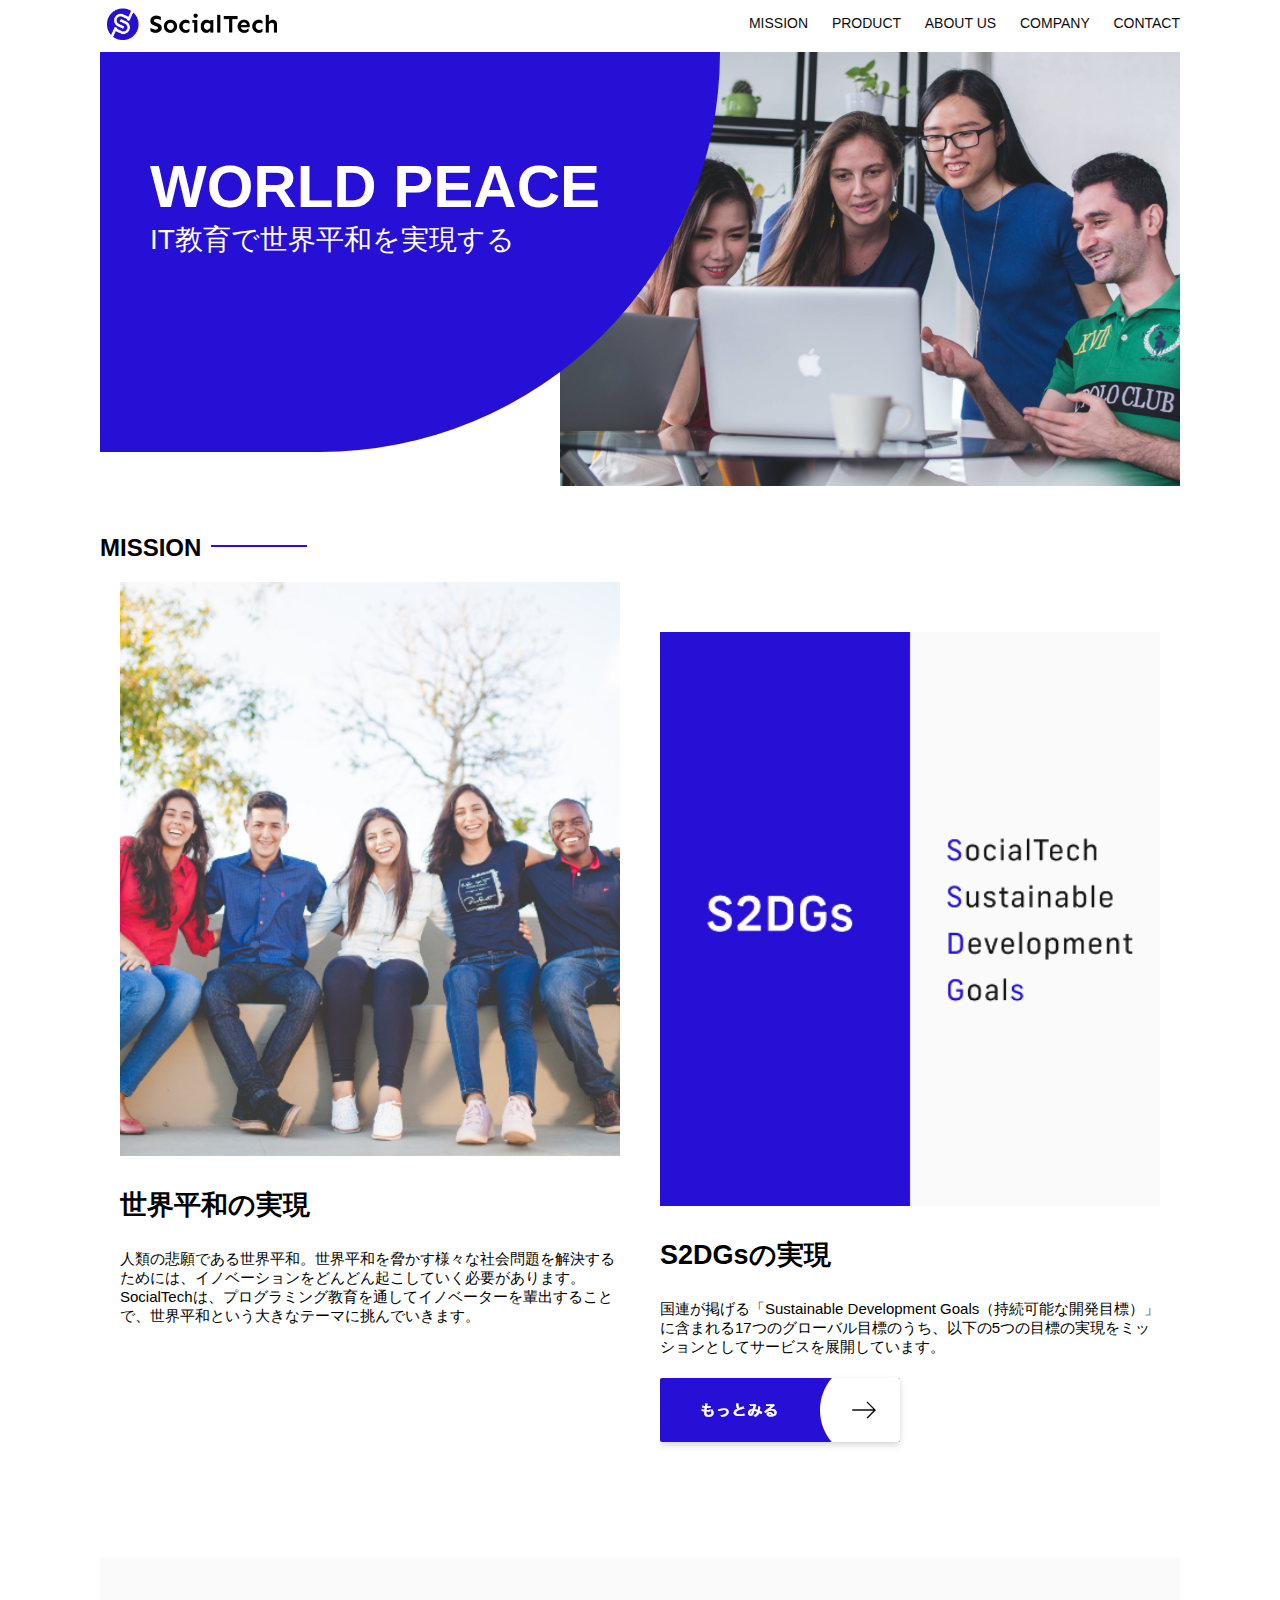
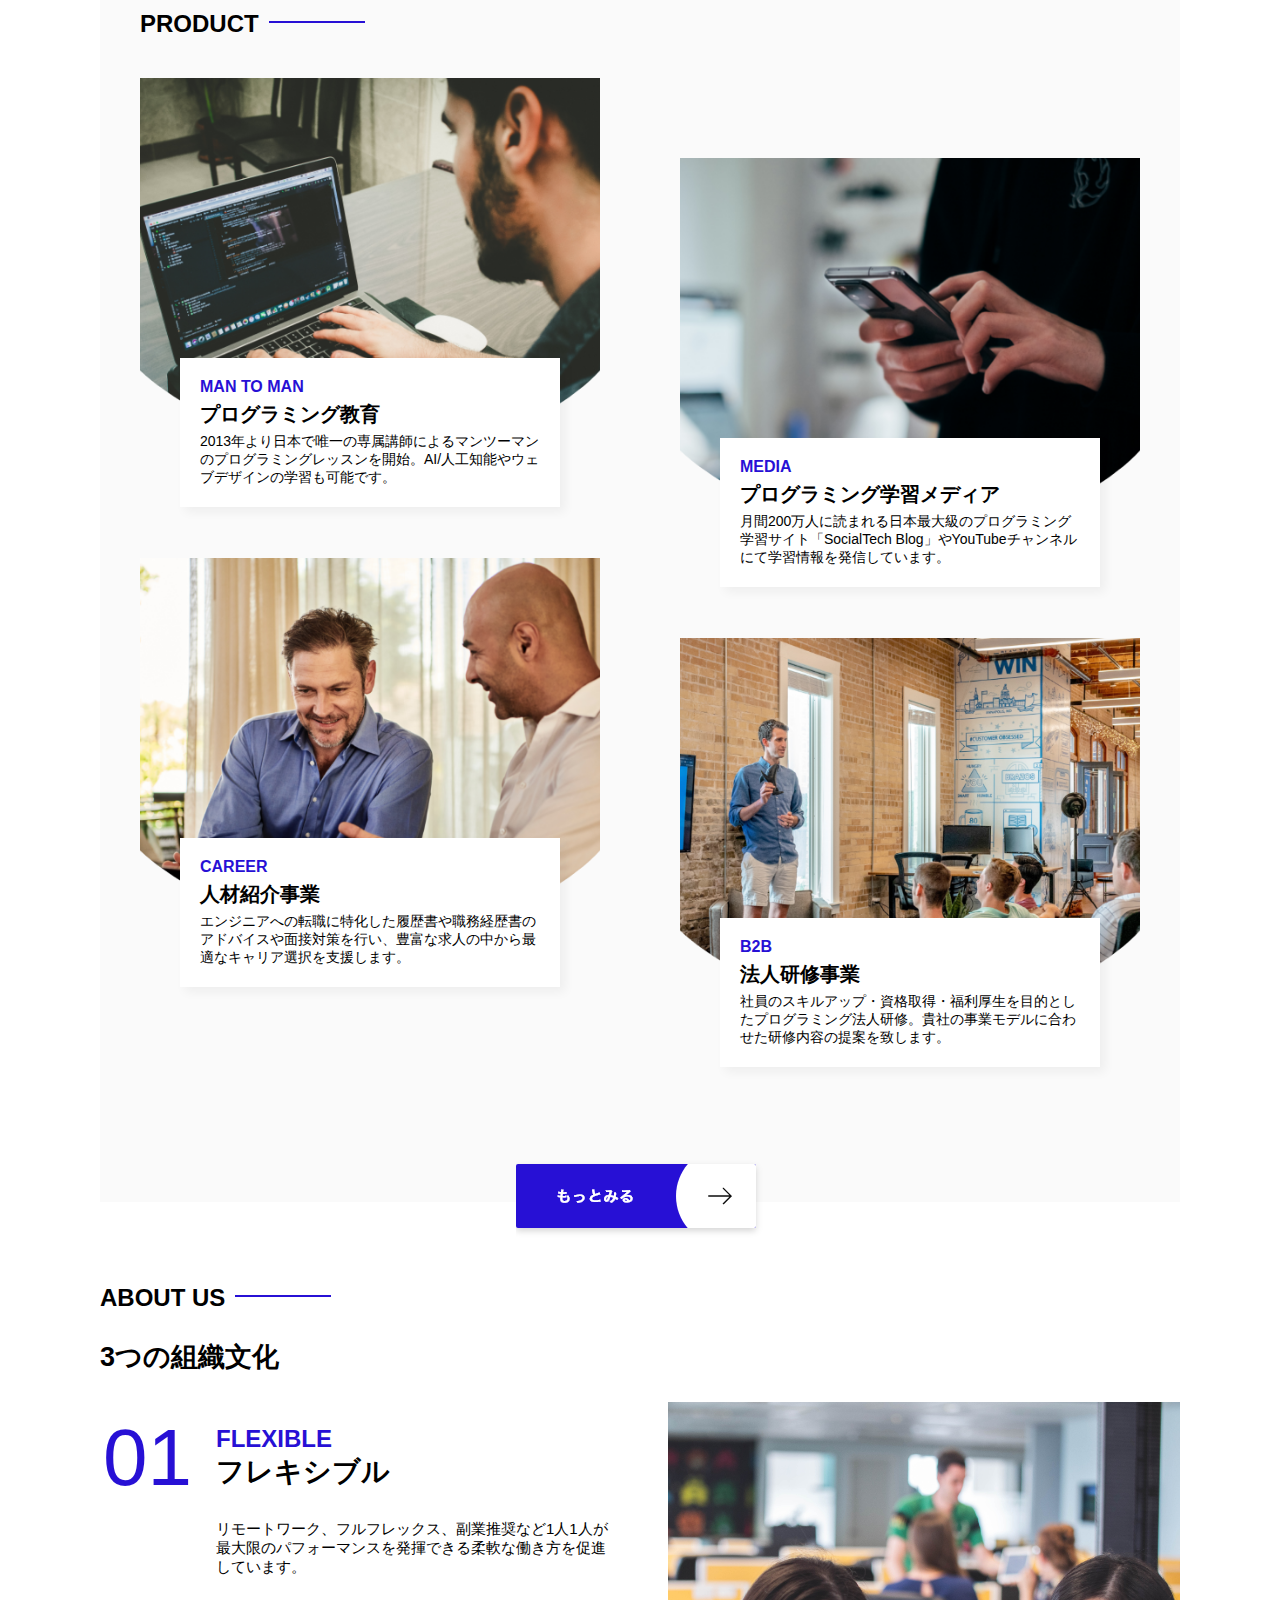
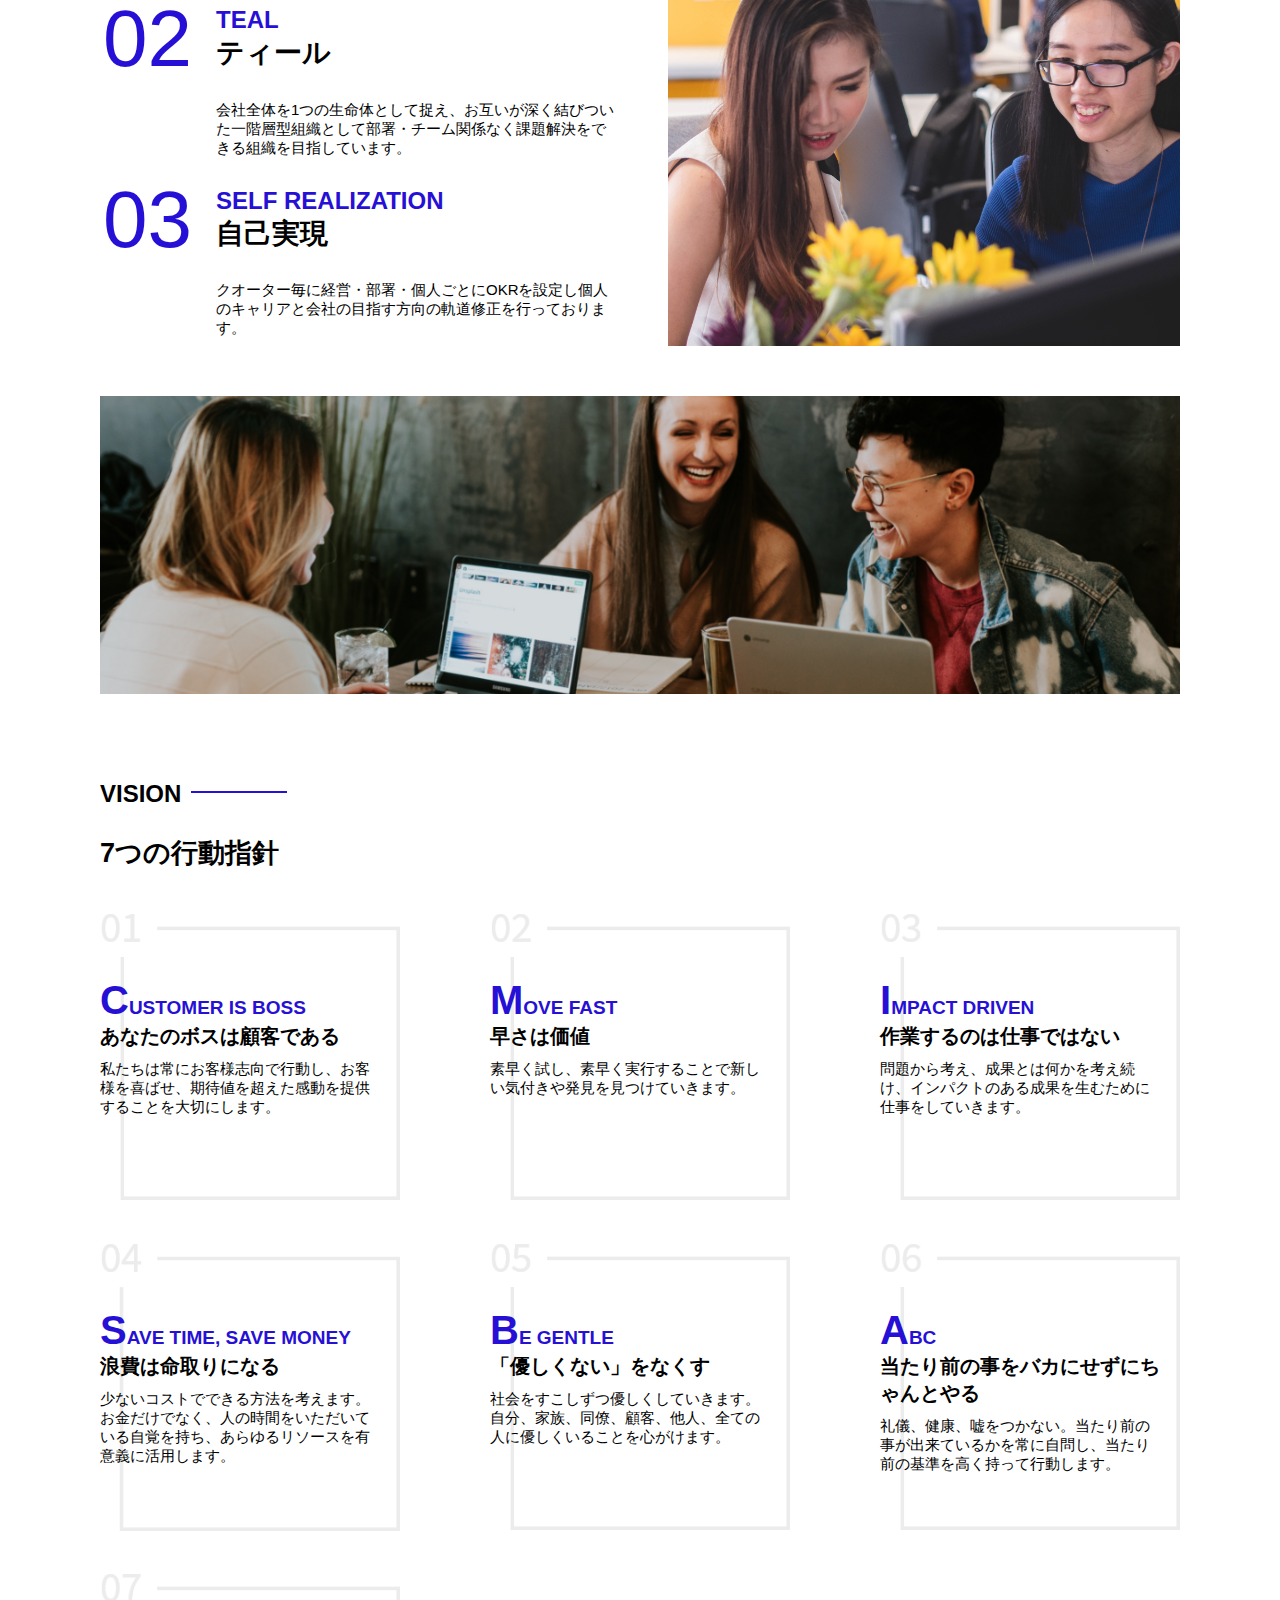
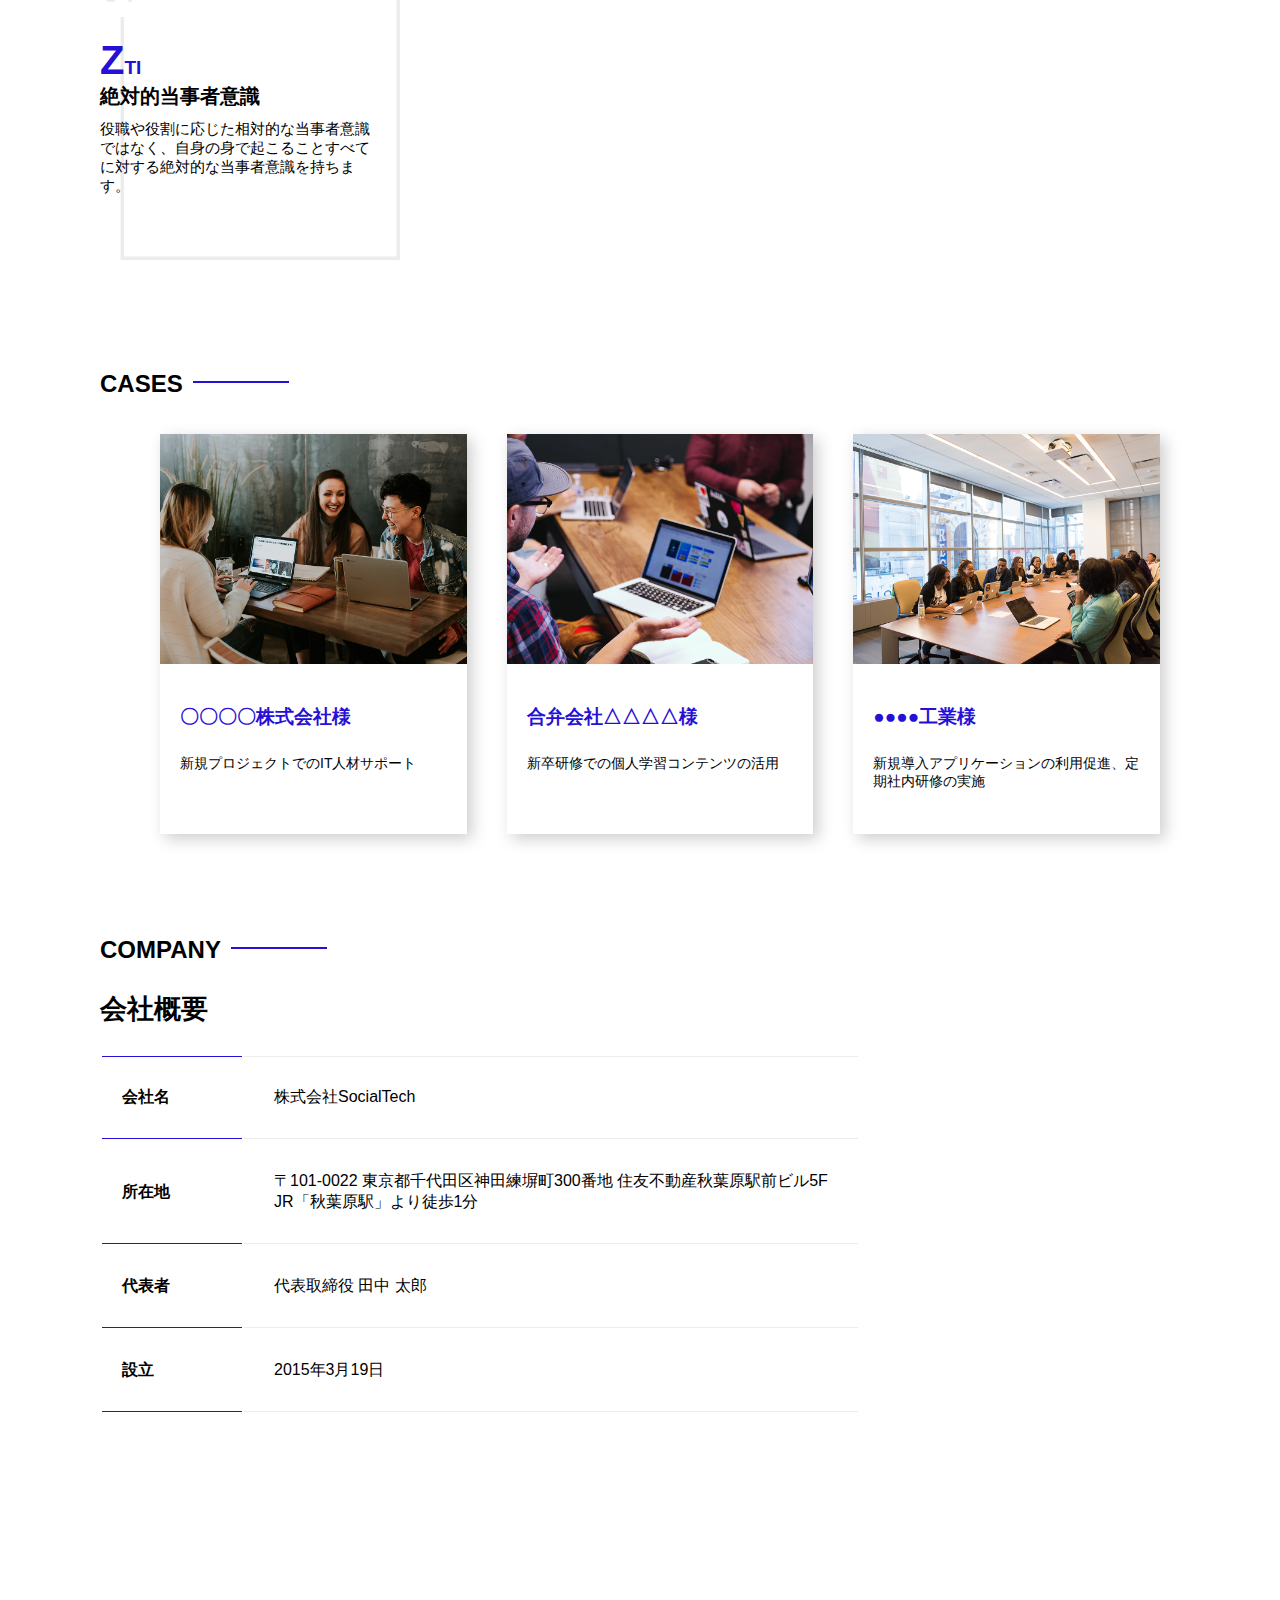
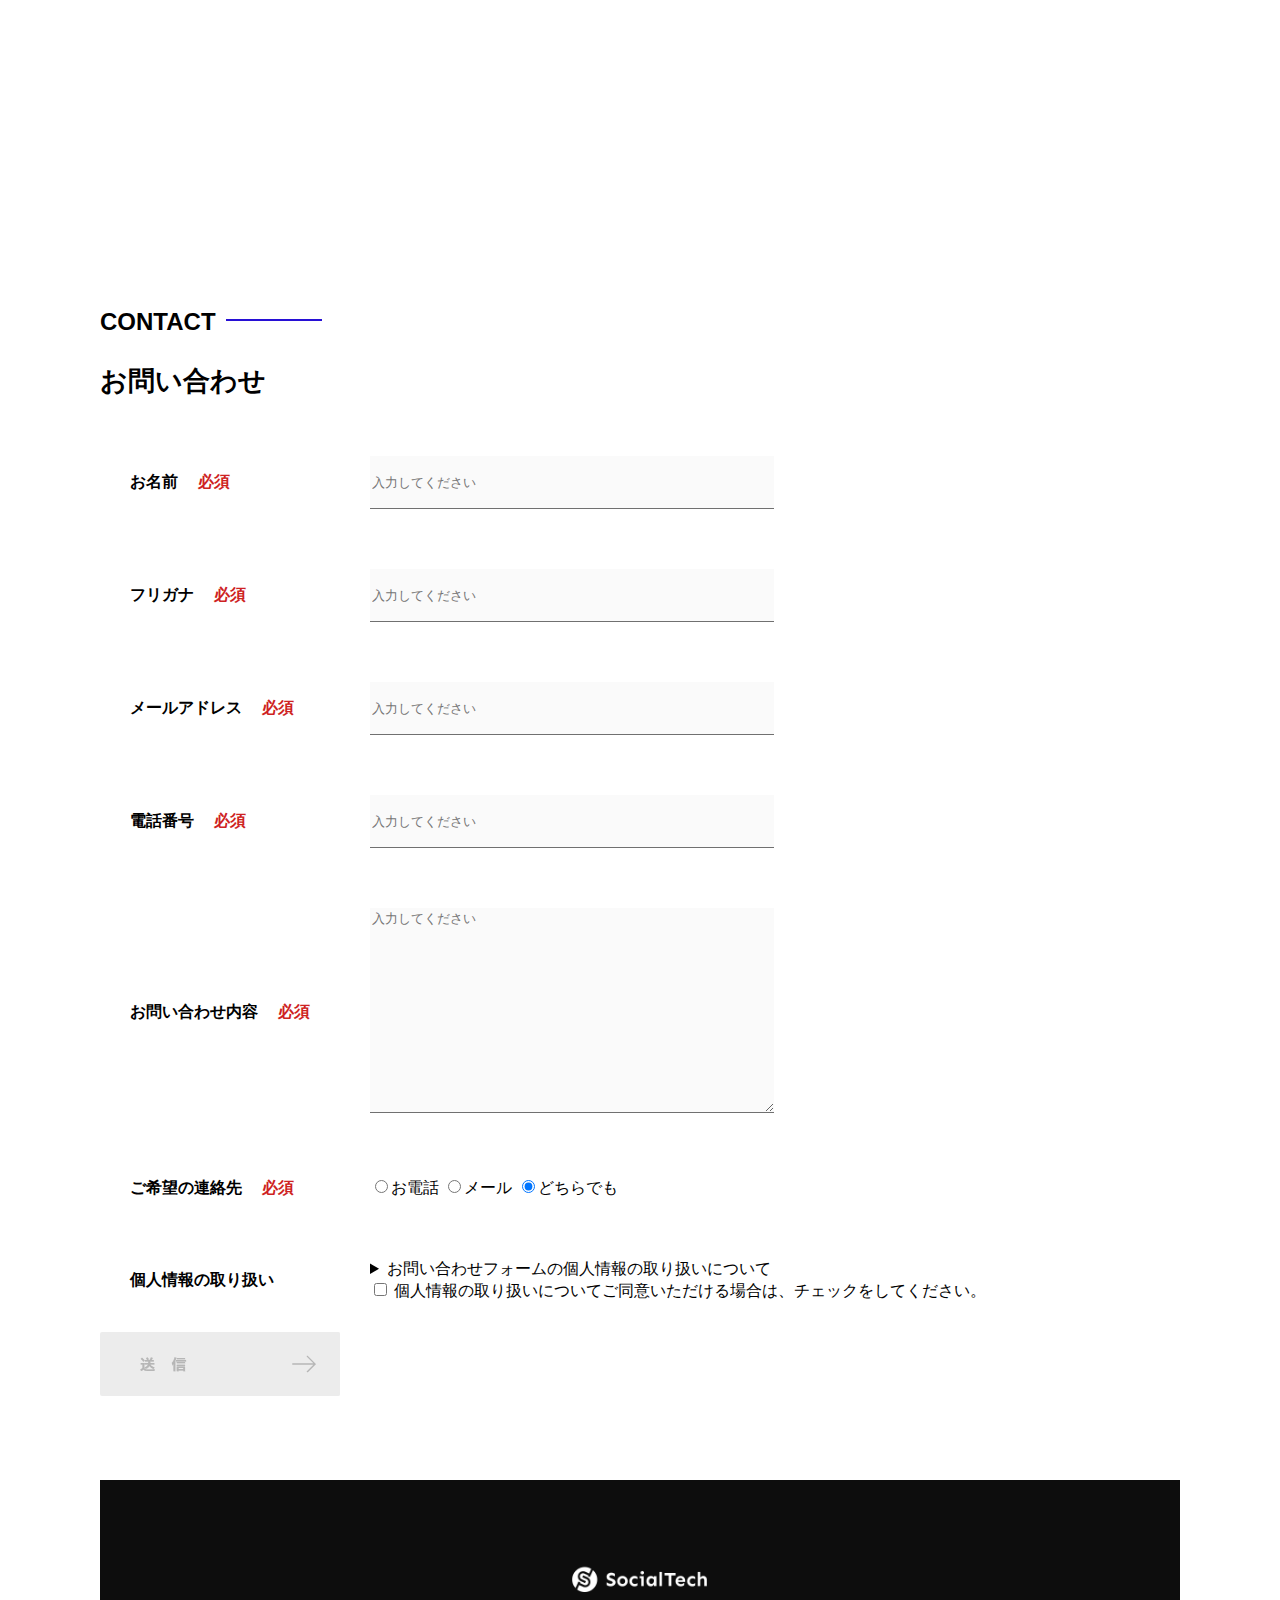
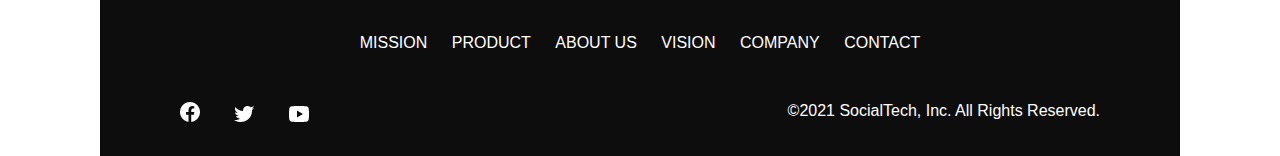
<file: index.html>
<!DOCTYPE html>
<html>
  <head>
    <title>SocialTech</title>
    <meta charset="utf-8">
    <meta name="description" content="SocialTechはEdTech業界のリーディングカンパニーを目指します。">
    <meta name="viewport" content="width=device-width, initial-scale=1.0">
    <link rel="stylesheet" href="style.css">
  </head>
  <body>
    <header>
    <!-- ロゴ -->
    <a href="index.html" id="logo"><img src="images/logo.png" alt="トップページに戻る"></a>
    <!-- PC用ナビゲーション -->
    <nav id="nav-pc">
      <a href="mission.html">MISSION</a>
      <a href="product.html">PRODUCT</a>
      <a href="index.html#aboutus">ABOUT US</a>
      <a href="index.html#company">COMPANY</a>
      <a href="index.html#contact">CONTACT</a>
    </nav>
    <!-- スマホ用メニューボタン -->
    <img id="menu-sp" src="images/button-menu.png" alt="ナビゲーションを開く" onclick="document.getElementById('nav-sp').style.display = 'block'">
    <!-- スマホ用ナビゲーション -->
    <nav id="nav-sp">
      <img id="close" src="images/button-close.png" alt="ナビゲーションを閉じる" onclick="document.getElementById('nav-sp').style.display = 'none'">
      <a id="logo-sp" href="index.html" onclick="document.getElementById('nav-sp').style.display = 'none'"><img src="images/logo-sp.png" alt="トップページに戻る"></a>
      <a class="menu" href="mission.html" onclick="document.getElementById('nav-sp').style.display = 'none'">MISSION</a>
      <a class="menu" href="product.html" onclick="document.getElementById('nav-sp').style.display = 'none'">PRODUCT</a>
      <a class="menu" href="index.html#aboutus" onclick="document.getElementById('nav-sp').style.display = 'none'">ABOUT US</a>
      <a class="menu" href="index.html#vision" onclick="document.getElementById('nav-sp').style.display = 'none'">VISION</a>
      <a class="menu" href="index.html#company" onclick="document.getElementById('nav-sp').style.display = 'none'">COMPANY</a>
      <a class="menu" href="index.html#contact" onclick="document.getElementById('nav-sp').style.display = 'none'">CONTACT</a>
      <div id="sns">
        <a href="https://www.facebook.com/sejuku2013"><img src="images/button-facebook.png" alt="Facebookのリンク"></a>
        <a href="https://twitter.com/samuraijuku"><img src="images/button-twitter.png" alt="Twitterのリンク"></a>
        <a href="https://www.youtube.com/channel/UCCFOQO5aDK0xXam4cUQXT8g"><img src="images/button-youtube.png" alt="YouTubeのリンク"></a>
      </div>
    </nav>
  </header>
    <main>
      <article>
        <!-- メインビジュアル -->
        <section id="main-visual">
          <div id="main-message">
            <h1>WORLD PEACE</h1>
            <p>IT教育で世界平和を実現する</p>
          </div>
          <img src="images/index/index-main.png" alt="PCの周りに集まる多国籍の仲間たち">
        </section>
        <!--ミッション-->
        <section id="mission">
          <h2 class="index-h2">MISSION</h2>
          <div id="mission-flex">
            <div>
              <img id="mission-photo" src="images/index/index-mission.png" alt="屋外のベンチで写真を撮影する多国籍の仲間たち">
              <h3>世界平和の実現</h3>
              <p>
                人類の悲願である世界平和。世界平和を脅かす様々な社会問題を解決するためには、イノベーションをどんどん起こしていく必要があります。SocialTechは、プログラミング教育を通してイノベーターを輩出することで、世界平和という大きなテーマに挑んでいきます。
              </p>
            </div>
            <div>
              <img id="s2dgs" src="images/index/s2dgs.png" alt="S2DGs">
              <h3>S2DGsの実現</h3>
              <p>国連が掲げる「Sustainable Development Goals（持続可能な開発目標）」に含まれる17つのグローバル目標のうち、以下の5つの目標の実現をミッションとしてサービスを展開しています。</p>
              <a href="mission.html">
                <img src="images/button-more.png" alt="もっとみる">
              </a>
            </div>
          </div>
        </section>
        <!-- プロダクト -->
        <section id="product">
          <h2 class="index-h2">PRODUCT</h2>
          <div>
            <div id="product-left">
              <div>
                <img class="product-photo" src="images/index/index-mantoman.png" alt="PCでコードを書く男性">
                <div class="product-explain">
                  <span>MAN TO MAN</span>
                  <h3>プログラミング教育</h3>
                  <p>2013年より日本で唯一の専属講師によるマンツーマンのプログラミングレッスンを開始。AI/人工知能やウェブデザインの学習も可能です。</p>
                </div>
              </div>
              <div>
                <img class="product-photo" src="images/index/index-career.png" alt="笑顔で話し合う2人の男性">
                <div class="product-explain">
                  <span>CAREER</span>
                  <h3>人材紹介事業</h3>
                  <p>エンジニアへの転職に特化した履歴書や職務経歴書のアドバイスや面接対策を行い、豊富な求人の中から最適なキャリア選択を支援します。</p>
                </div>
              </div>
            </div>
            <div id="product-right">
              <div>
                <img class="product-photo" src="images/index/index-media.png" alt="スマートフォンを操作する人">
                <div class="product-explain">
                  <span>MEDIA</span>
                  <h3>プログラミング学習メディア</h3>
                  <p>月間200万人に読まれる日本最大級のプログラミング学習サイト「SocialTech Blog」やYouTubeチャンネルにて学習情報を発信しています。</p>
                </div>
              </div>
              <div>
                <img class="product-photo" src="images/index/index-b2b.png" alt="講演中の男性とそれを聴く人々">
                <div class="product-explain">
                  <span>B2B</span>
                  <h3>法人研修事業</h3>
                  <p>社員のスキルアップ・資格取得・福利厚生を目的としたプログラミング法人研修。貴社の事業モデルに合わせた研修内容の提案を致します。</p>
                </div>
              </div>
            </div>
          </div>
          <div>
            <a id="product-more" href="product.html">
              <img src="images/button-more.png" alt="もっとみる">
            </a>
          </div>    
        </section> 
        <!--ABOUT US-->
        <section id="aboutus">
          <h2 class="index-h2">ABOUT US</h2>
          <h3>3つの組織文化</h3>
          <div>
            <table class="culture-table">
              <tr>
                <td>
                  <span class="culture-num">01</span>
                </td>
                <td>
                  <span class="culture-en">FLEXIBLE</span>
                  <span class="culture-ja">フレキシブル</span>
                </td>
              </tr>
              <tr>
                <td>
                  <!--空のセル-->
                </td>
                <td>
                  <p class="culture-description">
                    リモートワーク、フルフレックス、副業推奨など1人1人が最大限のパフォーマンスを発揮できる柔軟な働き方を促進しています。
                  </p>
                </td>
              </tr>
              <tr>
                <td>
                  <span class="culture-num">02</span>
                </td>
                <td>
                  <span class="culture-en">TEAL</span>
                  <span class="culture-ja">ティール</span>
                </td>
              </tr>
              <tr>
                <td>
                  <!--空のセル-->
                </td>
                <td>
                  <p class="culture-description">
                    会社全体を1つの生命体として捉え、お互いが深く結びついた一階層型組織として部署・チーム関係なく課題解決をできる組織を目指しています。
                  </p>                  
                </td>
              </tr>
              <tr>
                <td>
                  <span class="culture-num">03</span>
                </td>
                <td>
                  <span class="culture-en">SELF REALIZATION</span>
                  <span class="culture-ja">自己実現</span>
                </td>
              </tr>
              <tr>
                <td>
                  <!--空のセル-->
                </td>
                <td>
                  <p class="culture-description">
                    クオーター毎に経営・部署・個人ごとにOKRを設定し個人のキャリアと会社の目指す方向の軌道修正を行っております。
                  </p>
                </td>
              </tr>
            </table>
            <img class="culture-img" src="images/index/index-aboutus1.png" alt="笑顔で話し合う2人の女性">
          </div>
          <img class="culture-img2" src="images/index/index-aboutus2.png" alt="笑顔で話し合う3人の男女">
        </section>
        <!--VISION-->
        <section id="vision">
          <h2 class="index-h2">VISION</h2>
          <h3>7つの行動指針</h3>
          <div>
            <div class="vision-box">
              <img src="images/index/vision-01.png" alt="01">
              <span>
                <h4>CUSTOMER IS BOSS</h4>
                <h5>あなたのボスは顧客である</h5>
                <p>私たちは常にお客様志向で行動し、お客様を喜ばせ、期待値を超えた感動を提供することを大切にします。</p>
              </span>
            </div>
            <div class="vision-box">
              <img src="images/index/vision-02.png" alt="02">
              <span>
                <h4>MOVE FAST</h4>
                <h5>早さは価値</h5>
                <p>素早く試し、素早く実行することで新しい気付きや発見を見つけていきます。</p>
              </span>
            </div>
            <div class="vision-box">
              <img src="images/index/vision-03.png" alt="03">
              <span>
                <h4>IMPACT DRIVEN</h4>
                <h5>作業するのは仕事ではない</h5>
                <p>問題から考え、成果とは何かを考え続け、インパクトのある成果を生むために仕事をしていきます。</p>
              </span>
            </div>
            <div class="vision-box">
              <img src="images/index/vision-04.png" alt="04">
              <span>
                <h4>SAVE TIME, SAVE MONEY</h4>
                <h5>浪費は命取りになる</h5>
                <p>少ないコストでできる方法を考えます。お金だけでなく、人の時間をいただいている自覚を持ち、あらゆるリソースを有意義に活用します。</p>
              </span>
            </div>
            <div class="vision-box">
              <img src="images/index/vision-05.png" alt="05">
              <span>
                <h4>BE GENTLE</h4>
                <h5>「優しくない」をなくす</h5>
                <p>社会をすこしずつ優しくしていきます。自分、家族、同僚、顧客、他人、全ての人に優しくいることを心がけます。</p>
              </span>
            </div>
            <div class="vision-box">
              <img src="images/index/vision-06.png" alt="06">
              <span>
                <h4>ABC</h4>
                <h5>当たり前の事をバカにせずにちゃんとやる</h5>
                <p>礼儀、健康、嘘をつかない。当たり前の事が出来ているかを常に自問し、当たり前の基準を高く持って行動します。</p>
              </span>
            </div>
            <div class="vision-box">
              <img src="images/index/vision-07.png" alt="07">
              <span>
                <h4>ZTI</h4>
                <h5>絶対的当事者意識</h5>
                <p>役職や役割に応じた相対的な当事者意識ではなく、自身の身で起こることすべてに対する絶対的な当事者意識を持ちます。</p>
              </span>
            </div>
          </div>
        </section>
        <!--CASES-->
        <section id="cases">
          <h2 class="index-h2">CASES</h2>
          <ul>
            <li class="case-card">
              <img src="images/index/case-1.png" alt="仲良く語り合う3人" class="case-img">
              <div class="case-info">
                <h4 class="case-name">〇〇〇〇株式会社様</h4>
                <p class="case-content">新規プロジェクトでのIT人材サポート</p>
              </div>
            </li>
            <li class="case-card">
              <img src="images/index/case-2.png" alt="PCでコンテンツを見る" class="case-img">
              <div class="case-info">
                <h4 class="case-name">合弁会社△△△△様</h4>
                <p class="case-content">新卒研修での個人学習コンテンツの活用</p>
              </div>
            </li>
            <li class="case-card">
              <img src="images/index/case-3.png" alt="社内研修中の会議室" class="case-img">
              <div class="case-info">
                <h4 class="case-name">●●●●工業様</h4>
                <p class="case-content">新規導入アプリケーションの利用促進、定期社内研修の実施</p>
              </div>
            </li>
          </ul>
        </section>
        <!--COMPANY-->
        <section id="company">
          <h2 class="index-h2">COMPANY</h2>
          <h3>会社概要</h3>
          <table>
            <tr>
              <th class="tableheader-first">会社名</th>
              <td class="cell-first">株式会社SocialTech</td>
            </tr>
            <tr>
              <th class="tableheader">所在地</th>
              <td class="cell">〒101-0022 東京都千代田区神田練塀町300番地 住友不動産秋葉原駅前ビル5F<br>JR「秋葉原駅」より徒歩1分</td>
            </tr>
            <tr>
              <th class="tableheader">代表者</th>
              <td class="cell">代表取締役 田中 太郎</td>
            </tr>
            <tr>
              <th class="tableheader">設立</th>
              <td class="cell">2015年3月19日</td>
            </tr>
          </table>
          <iframe src="https://www.google.com/maps/embed?pb=!1m18!1m12!1m3!1d3240.0686781123877!2d139.77207767593936!3d35.69992752894638!2m3!1f0!2f0!3f0!3m2!1i1024!2i768!4f13.1!3m3!1m2!1s0x60188fee13660e23%3A0x77137876edf742ac!2z5L2P5Y-L5LiN5YuV55Sj56eL6JGJ5Y6f6aeF5YmN44OT44Or!5e0!3m2!1sja!2sus!4v1723490826301!5m2!1sja!2sus" width="600" height="450" style="border:0;" allowfullscreen="" loading="lazy" referrerpolicy="no-referrer-when-downgrade"></iframe>
        </section>
        <!--CONTACT-->
        <section id="contact">
          <h2 class="index-h2">CONTACT</h2>
          <h3>お問い合わせ</h3>
          <form>
            <div>
              <div class="contact-heading">
                <label class="contact-label">お名前<span class="contact-span">必須</span></label>
              </div>
              <div>
                <input type="text" name="name" placeholder="入力してください" class="contact-textbox">
              </div>
            </div>
            <div>
              <div class="contact-heading">
                <label class="contact-label">フリガナ<span class="contact-span">必須</span></label>
              </div>
              <div>
                <input type="text" name="name" placeholder="入力してください" class="contact-textbox">
              </div>
            </div>
            <div>
              <div class="contact-heading">
                <label class="contact-label">メールアドレス<span class="contact-span">必須</span></label>
              </div>
              <div>
                <input type="text" name="name" placeholder="入力してください" class="contact-textbox">
              </div>
            </div>
            <div>
              <div class="contact-heading">
                <label class="contact-label">電話番号<span class="contact-span">必須</span></label>
              </div>
              <div>
                <input type="text" name="name" placeholder="入力してください" class="contact-textbox">
              </div>
            </div>
            <div>
              <div class="contact-heading">
                <label class="contact-label">お問い合わせ内容<span class="contact-span">必須</span></label>
              </div>
              <div>
                <textarea name="message" placeholder="入力してください" class="contact-textarea"></textarea>
              </div>
            </div>
            <div>
              <div class="contact-heading">
                <label class="contact-label">ご希望の連絡先<span class="contact-span">必須</span></label>
              </div>
              <div>
                <input class="radiobutton" type="radio" value="tel" name="contact" checked><label>お電話</label>
                <input class="radiobutton" type="radio" value="mail" name="contact" checked><label>メール</label>
                <input class="radiobutton" type="radio" value="both" name="contact" checked><label>どちらでも</label>
              </div>
            </div>
            <div>
              <div class="contact-heading">
                <label class="contact-label">個人情報の取り扱い</label>
              </div>
              <div>
                <details>
                  <summary>お問い合わせフォームの個人情報の取り扱いについて</summary>
                  <div>
                    <span>１．組織の名称又は氏名</span><br>
                    株式会社SocialTech<br><br>
                    <span>２．個人情報保護管理者（若しくはその代理人）の氏名又は職名、所属及び連絡先
                    鈴木 一郎 コーポレート部</span><br>
                    メールアドレス：samurai@example.com<br>
                    TEL：03-1234-5678<br>
                    <span>３．個人情報の利用目的</span><br>
                    ・本サービス及び本サービスに関連する情報の提供又はそれらに関する連絡のため<br>
                    ・ユーザーの本人確認のため<br>
                    ・当社サービスのご案内のため<br>
                    ・当社の商品等の広告または宣伝（電子メールによるものを含むものとします。）<br><br>
                    <span>４．個人情報の取り扱い業務の委託</span><br>
                    個人情報の取扱業務の全部または一部を外部に業務委託する場合があります。<br>
                    その際、弊社は、個人情報を適切に保護できる管理体制を敷き実行していることを条件として<br>
                    委託先を厳選したうえで、機密保持契約を委託先と締結し、お客様の個人情報を厳密に管理させます。<br><br>
                    <span>５．個人情報の開示等の請求</span><br>
                    お客様は、弊社に対してご自身の個人情報の開示等（利用目的の通知、開示、内容の訂正・追加・削除、利用の停止または消去、第三者への提供の停止）に関して、当社問合わせ窓口に申し出ることができます。<br>
                    その際、弊社はお客様ご本人を確認させていただいたうえで、合理的な期間内に対応いたします。<br><br>
                    なお、個人情報に関する弊社問合わせ先は、次の通りです。<br><br>
                    株式会社SocialTech　個人情報問合せ窓口<br>
                    〒101-0022 東京都千代田区神田練塀町300番地 住友不動産秋葉原駅前ビル5F<br>
                    メールアドレス：samurai@example.com　TEL：03-1234-5678<br><br>
                    <span>６．個人情報を提供されることの任意性について</span><br><br>
                    お客様がご自身の個人情報を弊社に提供されるか否かは、お客様のご判断によりますが、もしご提供されない場合には、適切なサービスが提供できない場合がありますので予めご了承ください。
                  </div>
                </details>
                <input type="checkbox" name="agree">
                <span>個人情報の取り扱いについてご同意いただける場合は、チェックをしてください。</span>
              </div>
            </div>
            <input type="image" src="images/button-submit.png" alt="送信する">
          </form>
        </section>
      </article>
      <footer>
        <div id="footer-logo">
          <img src="images/logo-sp.png" alt="SocialTech">
        </div>
        <div id="footer-link">
          <a href="mission.html">MISSION</a>
          <a href="product.html">PRODUCT</a>
          <a href="index.html#aboutus">ABOUT US</a>
          <a href="index.html#vision">VISION</a>
          <a href="index.html#company">COMPANY</a>
          <a href="index.html#contact">CONTACT</a>
        </div>
        <div id="sns-footer">
          <a href="https://www.facebook.com/sejuku2013"><img src="images/button-facebook.png" alt="Facebookのリンク"></a>
          <a href="https://twitter.com/samuraijuku"><img src="images/button-twitter.png" alt="Twitterのリンク"></a>
          <a href="https://www.youtube.com/channel/UCCFOQO5aDK0xXam4cUQXT8g"><img src="images/button-youtube.png" alt="YouTubeのリンク"></a>
          <span id="copyright">&copy;2021 SocialTech, Inc. All Rights Reserved. </span>
        </div>
      </footer>
    </main>
  </body>
</html>
</file>
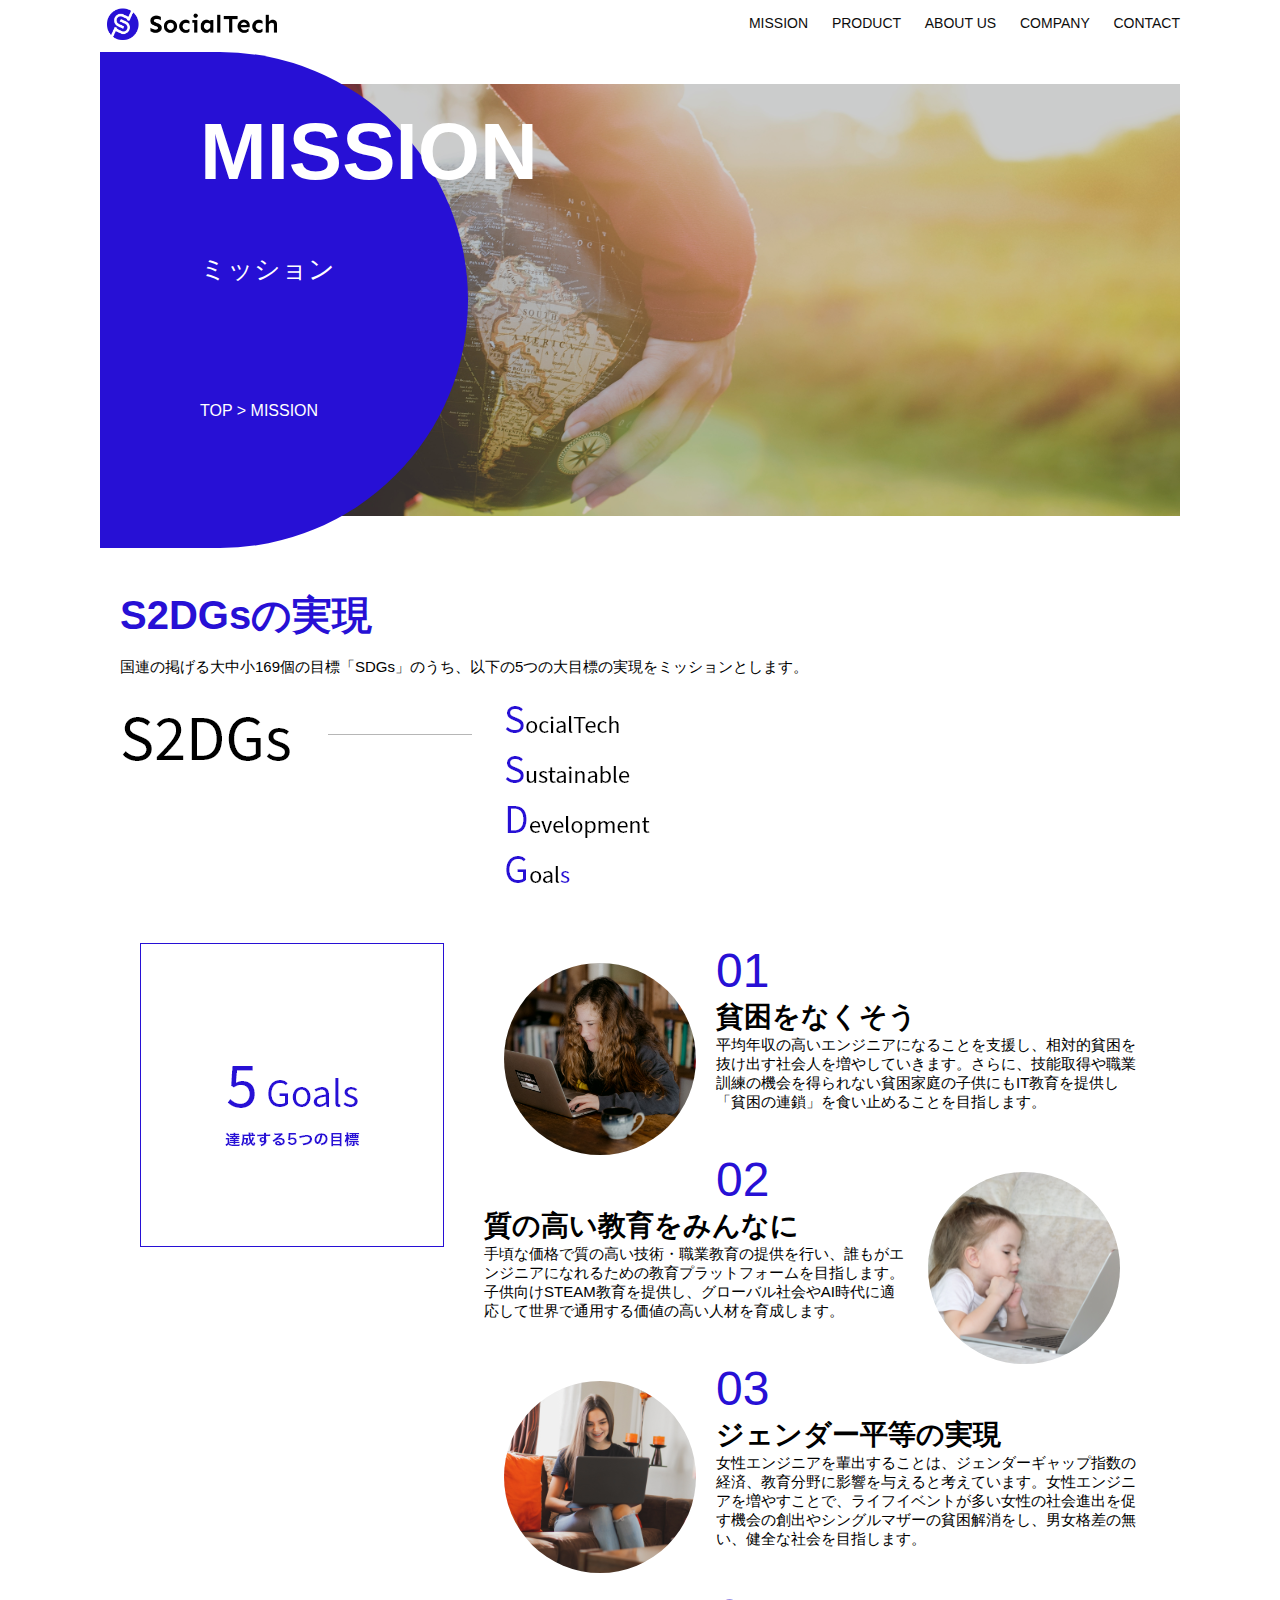
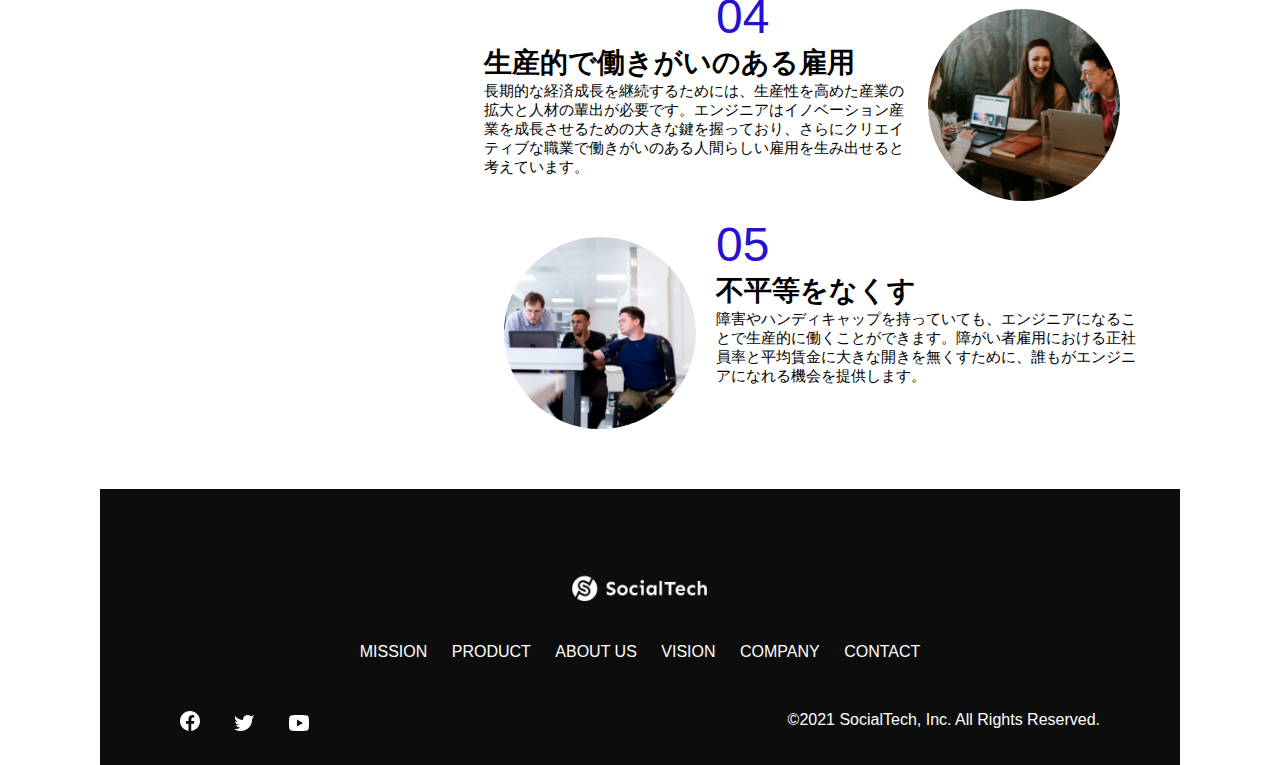
<file: mission.html>
<!DOCTYPE html>
<html>
  <head>
    <title>SocialTech - MISSION ミッション -</title>
    <meta charset="utf-8">
    <meta name="description" content="SocialTechが目指す5つの目標（S2DGs）を紹介します">
    <meta name="viewport" content="width=device-width, initial-scale=1.0">
    <link rel="stylesheet" href="style.css">
  </head>
  <body>
    <header>
      <!-- ロゴ -->
      <a href="index.html" id="logo"><img src="images/logo.png" alt="トップページに戻る"></a>
      <!-- PC用ナビゲーション -->
      <nav id="nav-pc">
        <a href="mission.html">MISSION</a>
        <a href="product.html">PRODUCT</a>
        <a href="index.html#aboutus">ABOUT US</a>
        <a href="index.html#company">COMPANY</a>
        <a href="index.html#contact">CONTACT</a>
      </nav>
      <!-- スマホ用メニューボタン -->
      <img id="menu-sp" src="images/button-menu.png" alt="ナビゲーションを開く" onclick="document.getElementById('nav-sp').style.display = 'block'">
      <!-- スマホ用ナビゲーション -->
      <nav id="nav-sp">
        <img id="close" src="images/button-close.png" alt="ナビゲーションを閉じる" onclick="document.getElementById('nav-sp').style.display = 'none'">
        <a id="logo-sp" href="index.html" onclick="document.getElementById('nav-sp').style.display = 'none'"><img src="images/logo-sp.png" alt="トップページに戻る"></a>
        <a class="menu" href="mission.html" onclick="document.getElementById('nav-sp').style.display = 'none'">MISSION</a>
        <a class="menu" href="product.html" onclick="document.getElementById('nav-sp').style.display = 'none'">PRODUCT</a>
        <a class="menu" href="index.html#aboutus" onclick="document.getElementById('nav-sp').style.display = 'none'">ABOUT US</a>
        <a class="menu" href="index.html#vision" onclick="document.getElementById('nav-sp').style.display = 'none'">VISION</a>
        <a class="menu" href="index.html#company" onclick="document.getElementById('nav-sp').style.display = 'none'">COMPANY</a>
        <a class="menu" href="index.html#contact" onclick="document.getElementById('nav-sp').style.display = 'none'">CONTACT</a>
        <div id="sns">
          <a href="https://www.facebook.com/sejuku2013"><img src="images/button-facebook.png" alt="Facebookのリンク"></a>
          <a href="https://twitter.com/samuraijuku"><img src="images/button-twitter.png" alt="Twitterのリンク"></a>
          <a href="https://www.youtube.com/channel/UCCFOQO5aDK0xXam4cUQXT8g"><img src="images/button-youtube.png" alt="YouTubeのリンク"></a>
        </div>
      </nav>
    </header>
    <main>
      <article>
        <section id="mission-main">
          <div id="mission-title">
            <h1>MISSION</h1>
            <span>ミッション</span>
            <div>TOP > MISSION</div>
          </div>
        </section>
        <section id="mission-s2dgs">
          <h2 class="mission-h2">S2DGsの実現</h2>
          <p>国連の掲げる大中小169個の目標「SDGs」のうち、以下の5つの大目標の実現をミッションとします。</p>
          <img src="images/mission/mission-s2dgs.png" alt="S2DGs">
        </section>
        <section id="mission-5goals">
          <div>
            <img id="s2dgs-image" src="images/mission/mission-5goals.png" alt="5Goals">
          </div>
          <div>
            <div>
              <img class="fivegoals-image-left" src="images/mission/mission-5goals01.png" alt="PCを操作する女の子">
              <span class="fivegoals-number">01</span>
              <h3 class="fivegoals-h3">貧困をなくそう</h3>
              <p class="fivegoals-p">
                平均年収の高いエンジニアになることを支援し、相対的貧困を抜け出す社会人を増やしていきます。さらに、技能取得や職業訓練の機会を得られない貧困家庭の子供にもIT教育を提供し「貧困の連鎖」を食い止めることを目指します。
              </p>
            </div>
            <div>
              <img class="fivegoals-image-right" src="images/mission/mission-5goals02.png" alt="PCを見つめる小さい女の子">
              <span class="fivegoals-number">02</span>
              <h3 class="fivegoals-h3">質の高い教育をみんなに</h3>
              <p class="fivegoals-p">
                手頃な価格で質の高い技術・職業教育の提供を行い、誰もがエンジニアになれるための教育プラットフォームを目指します。子供向けSTEAM教育を提供し、グローバル社会やAI時代に適応して世界で通用する価値の高い人材を育成します。
              </p>
            </div>
            <div>
              <img class="fivegoals-image-left" src="images/mission/mission-5goals03.png" alt="PCを操作する女性">
              <span class="fivegoals-number">03</span>
              <h3 class="fivegoals-h3">ジェンダー平等の実現</h3>
              <p class="fivegoals-p">
                女性エンジニアを輩出することは、ジェンダーギャップ指数の経済、教育分野に影響を与えると考えています。女性エンジニアを増やすことで、ライフイベントが多い女性の社会進出を促す機会の創出やシングルマザーの貧困解消をし、男女格差の無い、健全な社会を目指します。
              </p>
            </div>
            <div>
              <img class="fivegoals-image-right" src="images/mission/mission-5goals04.png" alt="笑顔で話し合う3人の男女">
              <span class="fivegoals-number">04</span>
              <h3 class="fivegoals-h3">生産的で働きがいのある雇用</h3>
              <p class="fivegoals-p">
                長期的な経済成長を継続するためには、生産性を高めた産業の拡大と人材の輩出が必要です。エンジニアはイノベーション産業を成長させるための大きな鍵を握っており、さらにクリエイティブな職業で働きがいのある人間らしい雇用を生み出せると考えています。
              </p>
            </div>
            <div>
              <img class="fivegoals-image-left" src="images/mission/mission-5goals05.png" alt="障害を持つ男性が生き生きと働く様子">
              <span class="fivegoals-number">05</span>
              <h3 class="fivegoals-h3">不平等をなくす</h3>
              <p class="fivegoals-p">
                障害やハンディキャップを持っていても、エンジニアになることで生産的に働くことができます。障がい者雇用における正社員率と平均賃金に大きな開きを無くすために、誰もがエンジニアになれる機会を提供します。
              </p>
            </div>
          </div>
        </section>
      </article>
      <footer>
        <div id="footer-logo">
          <img src="images/logo-sp.png" alt="SocialTech">
        </div>
        <div id="footer-link">
          <a href="mission.html">MISSION</a>
          <a href="product.html">PRODUCT</a>
          <a href="index.html#aboutus">ABOUT US</a>
          <a href="index.html#vision">VISION</a>
          <a href="index.html#company">COMPANY</a>
          <a href="index.html#contact">CONTACT</a>
        </div>
        <div id="sns-footer">
          <a href="https://www.facebook.com/sejuku2013"><img src="images/button-facebook.png" alt="Facebookのリンク"></a>
          <a href="https://twitter.com/samuraijuku"><img src="images/button-twitter.png" alt="Twitterのリンク"></a>
          <a href="https://www.youtube.com/channel/UCCFOQO5aDK0xXam4cUQXT8g"><img src="images/button-youtube.png" alt="YouTubeのリンク"></a>
          <span id="copyright">&copy;2021 SocialTech, Inc. All Rights Reserved. </span>
        </div>
      </footer>
    </main> 
  </body>
</html>
</file>
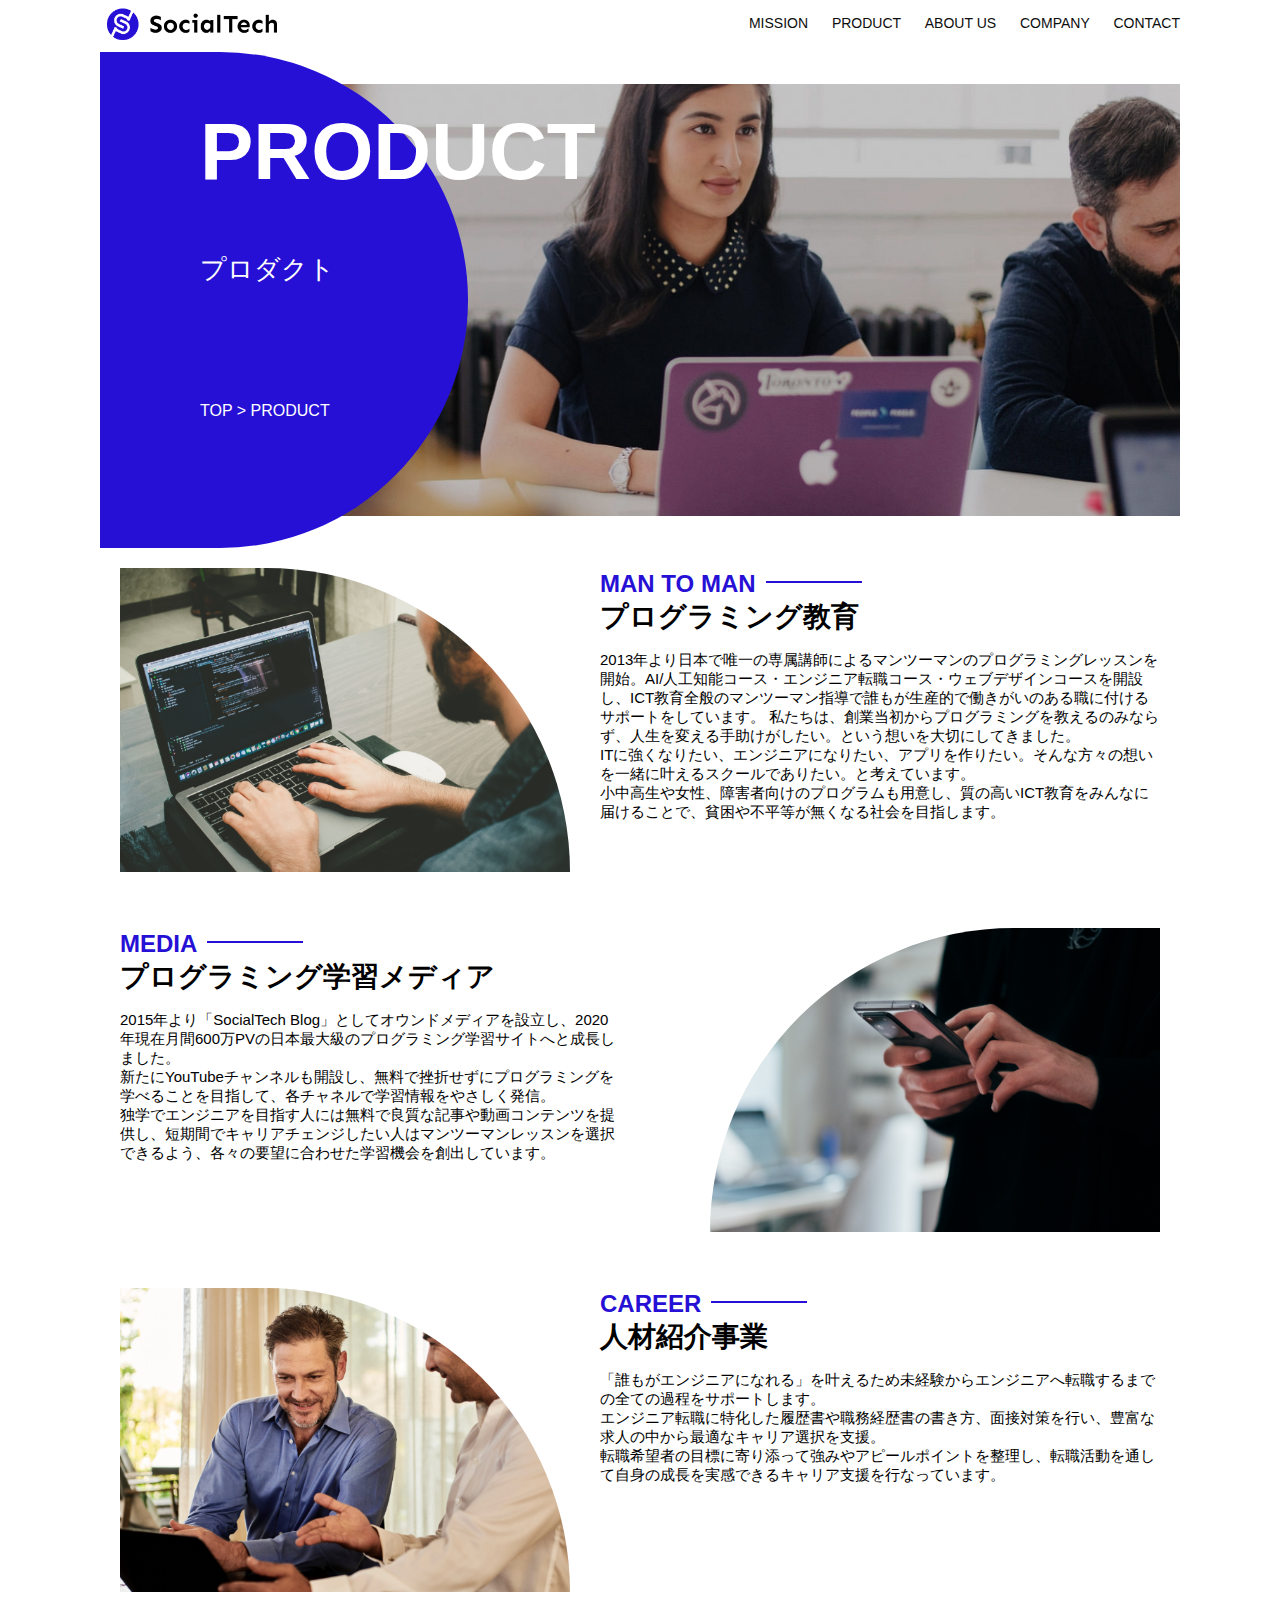
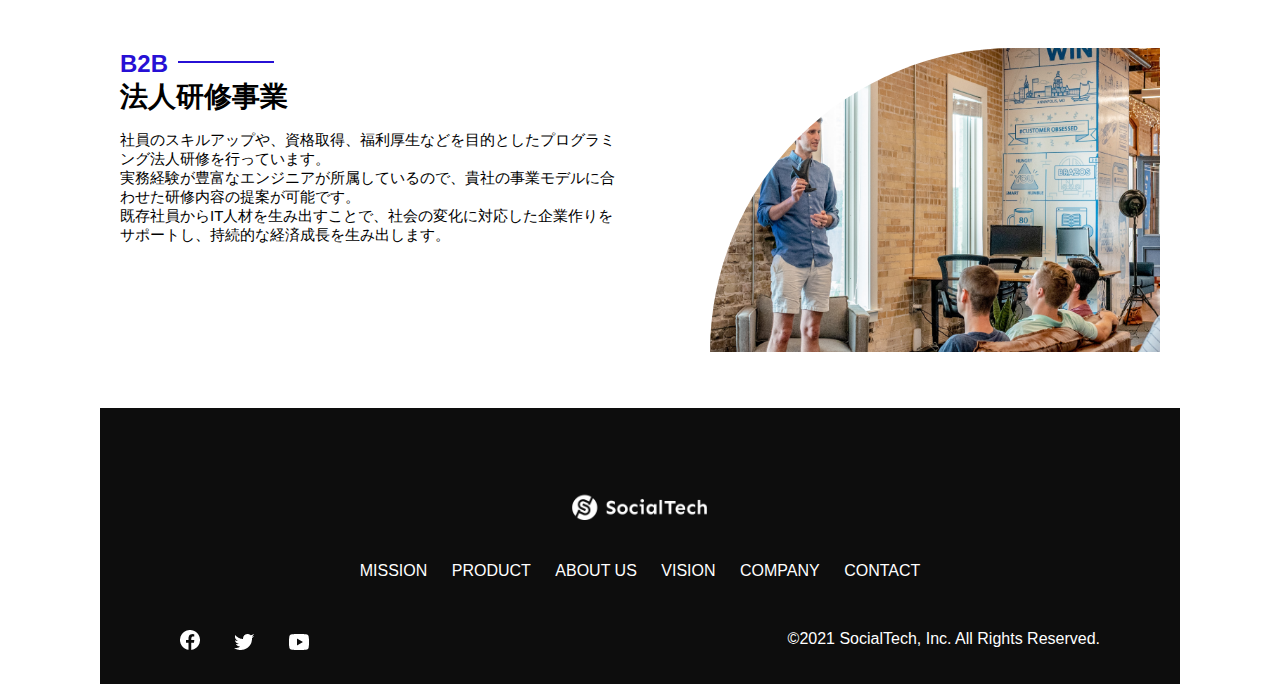
<file: product.html>
<!DOCTYPE html>
<html>
  <head>
    <title>SocialTech -PRODUCT プロダクト-</title>
    <meta charset="utf-8">
    <meta name="description" content="SocialTechの4つのプロダクトを紹介します">
    <meta name="viewport" content="width=device-width, initial-scale=1.0">
    <link rel="stylesheet" href="style.css">
  </head>
  <body>
    <header>
      <!-- ロゴ -->
      <a href="index.html" id="logo"><img src="images/logo.png" alt="トップページに戻る"></a>
      <!-- PC用ナビゲーション -->
      <nav id="nav-pc">
        <a href="mission.html">MISSION</a>
        <a href="product.html">PRODUCT</a>
        <a href="index.html#aboutus">ABOUT US</a>
        <a href="index.html#company">COMPANY</a>
        <a href="index.html#contact">CONTACT</a>
      </nav>
      <!-- スマホ用メニューボタン -->
      <img id="menu-sp" src="images/button-menu.png" alt="ナビゲーションを開く" onclick="document.getElementById('nav-sp').style.display = 'block'">
      <!-- スマホ用ナビゲーション -->
      <nav id="nav-sp">
        <img id="close" src="images/button-close.png" alt="ナビゲーションを閉じる" onclick="document.getElementById('nav-sp').style.display = 'none'">
        <a id="logo-sp" href="index.html" onclick="document.getElementById('nav-sp').style.display = 'none'"><img src="images/logo-sp.png" alt="トップページに戻る"></a>
        <a class="menu" href="mission.html" onclick="document.getElementById('nav-sp').style.display = 'none'">MISSION</a>
        <a class="menu" href="product.html" onclick="document.getElementById('nav-sp').style.display = 'none'">PRODUCT</a>
        <a class="menu" href="index.html#aboutus" onclick="document.getElementById('nav-sp').style.display = 'none'">ABOUT US</a>
        <a class="menu" href="index.html#vision" onclick="document.getElementById('nav-sp').style.display = 'none'">VISION</a>
        <a class="menu" href="index.html#company" onclick="document.getElementById('nav-sp').style.display = 'none'">COMPANY</a>
        <a class="menu" href="index.html#contact" onclick="document.getElementById('nav-sp').style.display = 'none'">CONTACT</a>
        <div id="sns">
          <a href="https://www.facebook.com/sejuku2013"><img src="images/button-facebook.png" alt="Facebookのリンク"></a>
          <a href="https://twitter.com/samuraijuku"><img src="images/button-twitter.png" alt="Twitterのリンク"></a>
          <a href="https://www.youtube.com/channel/UCCFOQO5aDK0xXam4cUQXT8g"><img src="images/button-youtube.png" alt="YouTubeのリンク"></a>
        </div>
      </nav>
    </header>
    <main>
      <article>
        <section id="product-main">
          <div id="product-title">
            <h1>PRODUCT</h1>
            <span>プロダクト</span>
            <div>TOP > PRODUCT</div>
          </div>
        </section>
        <section class="product-section1">
          <img src="images/product/product-mantoman.png" alt="PCでコードを書く男性">
          <div>
            <h2 class="product-h2">MAN TO MAN</h2>
            <h3 class="product-h3">プログラミング教育</h3>
            <p>
              2013年より日本で唯一の専属講師によるマンツーマンのプログラミングレッスンを開始。AI/人工知能コース・エンジニア転職コース・ウェブデザインコースを開設し、ICT教育全般のマンツーマン指導で誰もが生産的で働きがいのある職に付けるサポートをしています。
              私たちは、創業当初からプログラミングを教えるのみならず、人生を変える手助けがしたい。という想いを大切にしてきました。<br>ITに強くなりたい、エンジニアになりたい、アプリを作りたい。そんな方々の想いを一緒に叶えるスクールでありたい。と考えています。<br>小中高生や女性、障害者向けのプログラムも用意し、質の高いICT教育をみんなに届けることで、貧困や不平等が無くなる社会を目指します。
            </p>
          </div>
        </section>
        <section class="product-section2">
          <div>
            <h2 class="product-h2">MEDIA</h2>
            <h3 class="product-h3">プログラミング学習メディア</h3>
            <p>2015年より「SocialTech
              Blog」としてオウンドメディアを設立し、2020年現在月間600万PVの日本最大級のプログラミング学習サイトへと成長しました。<br>新たにYouTubeチャンネルも開設し、無料で挫折せずにプログラミングを学べることを目指して、各チャネルで学習情報をやさしく発信。<br>独学でエンジニアを目指す人には無料で良質な記事や動画コンテンツを提供し、短期間でキャリアチェンジしたい人はマンツーマンレッスンを選択できるよう、各々の要望に合わせた学習機会を創出しています。
            </p>
          </div>
          <img src="images/product/product-media.png" alt="スマートフォンを操作する人">
        </section>
        <section class="product-section1">
          <img src="images/product/product-career.png" alt="笑顔で話し合う2人の男性">
          <div>
            <h2 class="product-h2">CAREER</h2>
            <h3 class="product-h3">人材紹介事業</h3>
            <p>
              「誰もがエンジニアになれる」を叶えるため未経験からエンジニアへ転職するまでの全ての過程をサポートします。<br>エンジニア転職に特化した履歴書や職務経歴書の書き方、面接対策を行い、豊富な求人の中から最適なキャリア選択を支援。<br>転職希望者の目標に寄り添って強みやアピールポイントを整理し、転職活動を通して自身の成長を実感できるキャリア支援を行なっています。<br>
            </p>
          </div>
        </section>
        <section class="product-section2">
          <div>
            <h2 class="product-h2">B2B</h2>
            <h3 class="product-h3">法人研修事業</h3>
            <p>
              社員のスキルアップや、資格取得、福利厚生などを目的としたプログラミング法人研修を行っています。<br>実務経験が豊富なエンジニアが所属しているので、貴社の事業モデルに合わせた研修内容の提案が可能です。<br>既存社員からIT人材を生み出すことで、社会の変化に対応した企業作りをサポートし、持続的な経済成長を生み出します。
            </p>
          </div>
          <img src="images/product/product-b2b.png" alt="講演中の男性とそれを聴く人々">
        </section>
      </article>
      <footer>
        <div id="footer-logo">
          <img src="images/logo-sp.png" alt="SocialTech">
        </div>
        <div id="footer-link">
          <a href="mission.html">MISSION</a>
          <a href="product.html">PRODUCT</a>
          <a href="index.html#aboutus">ABOUT US</a>
          <a href="index.html#vision">VISION</a>
          <a href="index.html#company">COMPANY</a>
          <a href="index.html#contact">CONTACT</a>
        </div>
        <div id="sns-footer">
          <a href="https://www.facebook.com/sejuku2013"><img src="images/button-facebook.png" alt="Facebookのリンク"></a>
          <a href="https://twitter.com/samuraijuku"><img src="images/button-twitter.png" alt="Twitterのリンク"></a>
          <a href="https://www.youtube.com/channel/UCCFOQO5aDK0xXam4cUQXT8g"><img src="images/button-youtube.png" alt="YouTubeのリンク"></a>
          <span id="copyright">&copy;2021 SocialTech, Inc. All Rights Reserved. </span>
        </div>
      </footer>
    </main> 
  </body>
</html>
</file>
<file: style.css>
/* PC、スマホ共通スタイル */
body {
  font-family: "Source Sans Pro", "Hiragino Kaku Gothic ProN", Meiryo, Arial, sans-serif;
}

p {
  font-size: 15px;
}

/*================
 PC用のスタイル 
=================*/
/* 画面幅が768px以上のとき */
@media screen and (min-width: 768px) {

  /* 横幅設定 */
  body {
    max-width: 1080px;
    min-width: 960px;
    margin: 0 auto 0 auto;
  }

  /* ヘッダー */
  header {
    display: flex;
    justify-content: space-between;
  }

  /* ナビゲーションのレイアウト */
  #nav-pc {
    font-size: 14px;
    padding-top: 15px;
  }

  /* ナビゲーションのリンクの装飾設定 */
  #nav-pc > a {
    text-decoration: none;
    margin-left: 20px;
  }
  #nav-pc > a:link {
    color: #0d0d0d;
  }
  #nav-pc > a:visited {
    color: #0d0d0d;
  }
  #nav-pc > a:hover {
    color: #0d0d0d;
    text-decoration: underline;
  }
  #nav-pc > a:active {
    color: #0d0d0d;
  }

  #main-visual {
    position: relative;
    height: 400px;
  }

  #main-message {
    position: absolute;
    top: 0;
    left: 0;
    background-color: #2710d5;
    color: #ffffff;
    border-radius: 0 0 476px 0;
    max-width: 620px;
    height: 100%;
    width: 100%;
    z-index: 11;
  }

  #main-message > h1 {
    font-size: 60px;
    font-weight: bold;
    margin: 100px 0 0 50px;
  }

  #main-message > p { 
    font-size: 28px;
    margin: 0 0 0 50px;
  }

  #main-visual > img {
    max-width: 620px;
    position: absolute;
    top: 0;
    right: 0;
    z-index: 10;
  }

  /* 見出し */
  h2 {
    margin: 40px 0 0 0;
  }

  h2::after {
    content: url("images/line.png");
    margin-left: 10px;
  }

  h3 {
    font-size: 27px;
  }

  /* ミッション */
  #mission {
    margin: 80px auto 80px auto;
    width: 100%;
  }

  #mission-flex {
    width: 100%;
    display: flex;
  }

  #mission-flex > div {
    width: 50%;
    margin: 20px;
  }

  #mission-photo {
    width: 100%;
  }

  #s2dgs {
    margin-top: 50px;
    width: 100%;
  }

  #product {
    background-color: #fafafa;
    margin: 80px 0;
    padding: 10px 40px 0px 40px;
  }

  /* 外枠 */
  #product > div {
    margin-top: 40px;
    display: flex;
  }

  /* 左のカラム */
  #product-left {
    width: 50%;
    margin-right: 20px;
  }

  /* 右のカラム */
  #product-right {
    width: 50%;
    margin-left: 20px;
    margin-top: 80px;
  }

  /* 画像＋説明の枠 */
  #product-left > div {
    position: relative;
    height: 480px;
    margin-right: 20px;
  }

  #product-right > div {
    position: relative;
    height: 480px;
    margin-left: 20px;
  }

  /* 画像 */

  .product-photo {
    width: 100%;
  }

  /* 説明文の枠 */
  .product-explain {
    background-color: #ffffff;
    position: absolute;
    left: 0;
    top: 280px;
    margin: 0 40px 0 40px;
    padding: 20px;
    box-shadow: 5px 5px 10px rgba(0, 0, 0, 0.05);
  }

  /* 説明文の英語 */
  .product-explain > span {
    color: #2710d5;
    font-weight: bold;
    font-size: 16px;
    margin: 0;
  }

  /* 説明文の見出し */
  .product-explain > h3 {
    font-size: 20px;
    margin: 5px 0 5px 0;
  }

  /* 説明文 */
  .product-explain > p {
    font-size: 14px;
    margin: 0;
  }

  /* 「もっとみる」ボタン */
  #product-more {
    margin: 0 auto -42px auto;
  }

  /* ABOUT US */
  #aboutus {
    margin: 80px auto 80px auto;
  }

  /* 3つの組織文化と画像を入れる枠 */
  #aboutus > div {
    display: flex;
  }

  /* 画像 */
  .culture-img {
    width: 100%;
    align-self: flex-start;
  }

  .culture-img2 {
    margin-top: 50px;
    width: 100%;
  }

  /* 3つの組織文化の表 */
  .culture-table {
    margin-right: 50px;
  }

  /* 番号 */
  .culture-num {
    font-size: 80px;
    color: #2710d5;
    margin: 0 20px 0 0;
  }

  /* 組織文化英語 */
  .culture-en {
    color: #2710d5;
    font-weight: bold;
    font-size: 24px;
    display: block;
  }

  /* 組織文化日本語 */
  .culture-ja {
    font-size: 28px;
    font-weight: bold;
  }

  /* 説明文 */
  .culture-description {
    margin: 0;
  }

  /* VISION */
  #vision {
    margin: 80px auto 80px auto;
  }

  /* セクション内の外枠 */
  #vision > div {
    width: 100%;
    display: flex;
    justify-content: space-between;
    flex-wrap: wrap;
  }

  .vision-box {
    width: 300px;
    height: 300px;
    margin-bottom: 30px;
    position: relative;
  }

  .vision-box > img {
    width: 100%;
    height: auto;
    position: absolute;
    top: 0;
    left: 0;
    z-index: 30;
  }

  .vision-box > span {
    position: absolute;
    top: 0;
    left: 0;
    z-index: 31;
    margin-right: 20px;
  }

  .vision-box > span > h4 {
    color: #2710d5;
    font-size: 19px;
    margin: 80px 0 0 0;
  }

  .vision-box > span > h4::first-letter {
    font-size: 40px;
  }

  .vision-box > span > h5 {
    font-size: 20px;
    margin: 0 0 0 0;
  }

  .vision-box > span > p {
    margin: 10px 0 0 0;
  }

  #company {
    margin: 80px auto 80px auto;
  }

  #company-table {
    width: 100%;
  }

  .tableheader {
    text-align: left;
    padding: 20px;
    border-bottom-color: #2710d5;
    border-bottom-width: 1px;
    border-bottom-style: solid;
    width: 100px;
  }

  .tableheader-first {
    text-align: left;
    padding: 20px;
    border-bottom-color: #2710d5;
    border-bottom-width: 1px;
    border-bottom-style: solid;
    border-top-color: #2710d5;
    border-top-width: 1px;
    border-top-style: solid;
    width: 100px;
  }

  .cell {
    padding: 30px;
    border-bottom-color: #ececec;
    border-bottom-width: 1px;
    border-bottom-style: solid;
  }

  .cell-first {
    padding: 30px;
    border-bottom-color: #ececec;
    border-bottom-width: 1px;
    border-bottom-style: solid;
    border-top-color: #ececec;
    border-top-width: 1px;
    border-top-style: solid;
  }

  #company > iframe {
    width: 100%;
    height: 368px;
    margin-top: 40px;
  }

  /* お問い合わせ */
  #contact {
    margin: 80px auto 80px auto;
  }

  /* 外枠 */
  #contact > form > div {
    display: flex;
    flex-direction: row;
    flex-wrap: wrap;
    padding: 30px;
  }

  /* 左列の見出し */
  .contact-heading {
    width: 240px;
    align-self: center;
  }

  /* 見出しのラベル */
  .contact-label {
    font-weight: bold;
  }

  /* 必須 */
  .contact-span {
    color: #ce2222;
    margin: 0 0 0 20px;
    font-weight: bold;
  }

  /* テキストボックス */
  .contact-textbox {
    border-top: 0;
    border-left: 0;
    border-right: 0;
    border-bottom-width: 1px;
    border-bottom-color: #707070;
    border-bottom-style: solid;
    background-color: #fafafa;
    width: 400px;
    height: 50px;
  }

  /* お問い合わせ内容のテキストエリア */
  .contact-textarea {
    border-top: 0;
    border-left: 0;
    border-right: 0;
    border-bottom-width: 1px;
    border-bottom-color: #707070;
    border-bottom-style: solid;
    background-color: #fafafa;
    width: 400px;
    height: 200px;
  }

  /* 個人情報の取り扱い */
  details {
    width: 700px;
  }
  details > div {
    background-color: #fafafa;
    padding: 20px;
  }
  details > div > span {
    font-weight: bold;
  }

  /* フッター */
  footer {
    background-color: #0d0d0d;
    text-align: center;
    padding: 80px 80px 30px 80px;
  }
  #footer-logo {
    margin: 0 0 30px 0;
  }
  #footer-link {
    margin: 0 0 50px 0;
  }
  #footer-link > a{
    text-decoration: none;
    margin: 10px;
  }
  #footer-link > a:link {
    color: #ffffff;
  }
  #footer-link > a:visited {
    color: #ffffff;
  }
  #footer-link > a:hover {
    color: #ffffff;
    text-decoration: underline;
  }
  #footer-link > a:active {
    color: #ffffff;
  }

  #sns-footer {
    text-align: left;
    width: 100%;
  }
  #sns-footer > a {
    margin-right: 30px;
  }
  #copyright {
    color: #ffff;
    float: right;
  }

  /* CASES */
  #cases {
    margin: 40px auto 40px auto;
    width: 100%;
  }

  #cases > ul {
    display: flex;
    list-style: none;
    justify-content: center;
  }

  #cases > ul > li {
    width: 33%;
    margin: 20px;
  }

  .case-card {
    background-color: #FFFFFF;
    min-height: 400px;
    box-shadow: 5px 5px 15px rgba(0, 0, 0, 0.2);
  }
  .case-img {
    width: 100%;
  }
  .case-info {
    padding: 10px 20px;
  }
  .case-name {
    color: #2710d5;
    font-size: 19px;
  }
  .case-content {
    font-size: 14px;
  }

  /* スマホ用ナビを非表示 */
  #nav-sp,
  #menu-sp {
    display: none;
  }

  /* mission.html用スタイル */
   /* ミッションのメインビジュアル */
   #mission-main {
    height: 496px;
    width: 100%;
    background-image: url("images/mission/mission-main.png");
    background-repeat: no-repeat;
    background-position-y: center;
  }
  #mission-title {
    background-color: #2710d5;
    width: 368px;
    color: #ffffff;
    height: 496px;
    border-radius: 0 248px 248px 0;
    position: relative;
  }
  #mission-title > h1 {
    position: absolute;
    top: 0;
    left: 100px;
    font-size: 80px;
  }
  #mission-title > span {
    position: absolute;
    top: 200px;
    left: 100px;
    font-size: 26px;
  }
  #mission-title > div {
    position: absolute;
    top: 350px;
    left: 100px;
    font-size: 16px;
  }
  #mission-s2dgs {
    width: 100%;
    margin: 20px;
  }
  .mission-h2 {
    color: #2710d5;
    font-size: 40px;
  }
  .mission-h2::after {
    content: none;
  }
  #mission-5goals {
    margin: 20px;
    display: flex;
  }
  #mission-5goals > div {
    flex-grow: 1;
    padding: 20px;
  }
  #mission-5goals > div > div {
    margin-bottom: 40px;
  }
  .fivegoals-image-right {
    float: right;
    margin: 20px;
  }
  .fivegoals-image-left {
    float: left;
    margin: 20px;
  }
  .fivegoals-number {
    color: #2710d5;
    font-size: 48px;
    margin: 0;
  }
  .fivegoals-h3 {
    font-size: 28px;
    margin: 0;
  }
  .fivegoals-p {
    margin: 0;
  }

  /* product.html用スタイル */
   /* プロダクトのメインビジュアル */
  #product-main {
    height: 496px;
    width: 100%;
    background-image: url("images/product/product-main.png");
    background-repeat: no-repeat;
    background-position-y: center;
  }
  #product-title {
    background-color: #2710d5;
    width: 368px;
    color: #ffffff;
    height: 496px;
    border-radius: 0 248px 248px 0;
    position: relative;
  }
  #product-title > h1 {
    position: absolute;
    top: 0;
    left: 100px;
    font-size: 80px;
  }
  #product-title > span {
    position: absolute;
    top: 200px;
    left: 100px;
    font-size: 26px;
  }
  #product-title > div {
    position: absolute;
    top: 350px;
    left: 100px;
    font-size: 16px;
  }
  /* セクション1 */
  .product-section1 {
    position: relative;
    margin: 20px;
    height: 340px;
  }
  .product-section1 > img {
    position: absolute;
    top: 0;
    left: 0;
    width: 450px;
    margin: 0 40px 30px 0;
    border-radius: 0 432px 0 0;
  }
  .product-section1 > div {
    position: absolute;
    top: 0;
    left: 480px;
  }

  /* セクション2 */
  .product-section2 {
    position: relative;
    margin: 20px;
    height: 340px;
  }
  .product-section2 > img {
    position: absolute;
    top: 0;
    right: 0;
    width: 450px;
    margin: 0 0 30px 40px;
    border-radius: 432px 0 0 0;
  }
  .product-section2 > div {
    width: 500px;
    position: absolute;
    top: 0;
    left: 0;
  }

  .product-h2 {
    color: #2710d5;
    font-size: 24px;
    margin: 0;
  }
  .product-h3 {
    font-size: 28px;
    margin: 0;
  }
}

/*====================
  スマートフォン用のスタイル
  =====================*/
/* 画面幅が767px以下のとき */
@media screen and (max-width: 767px) {

  body {
    min-width: 375px;
    margin: 0;
  }

  /* PC用ナビゲーション非表示 */
  #nav-pc {
    display: none;
  }
  
  /* ハンバーガーメニュー */
  #menu-sp {
    float: right;
    padding: 0;
  }

  /* スマホ用ナビゲーションの表示切替 */
   /* 初期状態、レイアウトと非表示設定 */
   #nav-sp {
    background-color: #2710d5;
    position: absolute;
    left: 0;
    top: 0;
    height: 100%;
    width: 100%;
    display: none;
    z-index: 100;
  }
  /* ×ボタン */
  #close {
    position: absolute;
    top: 20px;
    right: 20px;
  }

  /* ナビゲーションメニュー用ロゴ */
  #logo-sp {
    margin: 80px 0 30px 20px;
  }

  /* ナビゲーションのリンクの装飾設定 */
  #nav-sp > a {
    display: block;
  }
  #nav-sp > a:link {
    color: #ffffff;
  }
  #nav-sp > a:visited {
    color: #ffffff;
  }
  #nav-sp > a:hover {
    color: #ffffff;
    text-decoration: underline;
  }
  #nav-sp > a:active {
    color: #ffffff;
  }
  #nav-sp > .menu {
    text-decoration: none;
    display: block;
    margin: 0 20px 0 20px;
    height: 44px;
    font-size: 16px;
    background-image: url("images/arrow.png");
    background-repeat: no-repeat;
    background-position: right top;
  }

  #sns {
    position: absolute;
    bottom: 20px;
    left: 20px;
  }
  #sns > a {
    margin-right: 30px;
  }

  /* メインビジュアル */
  #main-visual {
    position: relative;
    height: 470px;
    width: 100%;
    overflow: hidden;
  }
  #main-visual > div {
    position: absolute;
    top: 0;
    left: 0;
    background-color: #2710d5;
    color: white;
    border-radius: 0 0 476px 0;
    text-align: center;
    height: 280px;
    width: 100%;
    z-index: 11;
  }
  #main-visual > div > h1 {
    font-size: 28px;
    margin: 90px 0 0 0;
  }

  #main-visual > div > p {
    margin: 0;
  }
  #main-visual > img {
    width: 100%;
    border-radius: 476px 0 0 0;
    z-index: 10;
    position: absolute;
    bottom: 0;
    right: 0;
  }

  /* 見出し */
  h2::after {
    content: url("images/line.png");
    margin-left: 10px;
  }
  h3 {
    font-size: 24px;
    margin: 10px 0 0 0;
  }

  /* ミッション */
  #mission {
    margin: 20px;
  }
  #mission-photo {
    width: 100%;
  }
  #s2dgs {
    width: 100%;
  }

  /* プロダクト */
  #product {
    background-color: #fafafa;
    padding-top: 10px;
  }
  /* 修正点 */
  #product h2 {
    margin-left: 20px;
  }
  /* 外枠 */
  /* 左右のカラム　スマホでは縦並び */
  #product-left,
  #product-right {
    margin-right: 20px;
    margin-left: 20px;
  }
  /* 画像＋説明の枠 */
  #product-left > div,
  #product-right > div {
    position: relative;
    height: 540px;
  }
  /* 説明文の枠 */
  .product-explain {
    background-color: #ffffff;
    position: absolute;
    left: 0;
    bottom: 50px;
    padding: 20px;
    box-shadow: 5px 5px 10px rgba(0, 0, 0, 0.05);
  }
  .product-explain > span {
    color: #2710d5;
    font-weight: bold;
    font-size: 16px;
    margin: 0px;
  }
  .product-explain > h3 {
    margin: 10px 0 10px 0;
  }
  /* 画像 */
  .product-photo {
    width: 100%;
  }
  #product-more > img {
    margin: 0 0 -42px 20px;
  }

  /* ABOUT US */
  #aboutus {
    margin: 80px 20px 80px 20px;
  }
  #aboutus > div {
    display: flex;
    flex-direction: column;
  }
  .culture-table {
    width: 100%;
    padding-right: 20px;
    order: 2;
  }
  .culture-img {
    width: 100%;
    order: 1;
  }
  .culture-img2 {
    width: 100%;
  }
  .culture-num {
    font-size: 80px;
    color: #2710d5;
  }
  .culture-en {
    color: #2710d5;
    font-weight: bold;
    font-size: 24px;
    display: block;
  }
  .culture-jp {
    display: block;
  }
  .culture-description {
    margin: 0;
  }

  /* ビジョン */
  #vision {
    margin: 80px 20px 80px 20px;
  }
  .vision-box {
    width: 300px;
    height: 300px;
    margin-bottom: 30px;
    position: relative;
  }
  .vision-box > img {
    width: 100%;
    height: auto;
    position: absolute;
    top: 0;
    left: 0;
    z-index: 30;
  }
  .vision-box > span {
    position: absolute;
    top: 0;
    left: 0;
    z-index: 31;
    margin-right: 20px;
  }
  .vision-box > span > h4 {
    color: #2710d5;
    font-size: 19px;
    margin: 60px 0 0 0;
  }
  .vision-box > span > h5 {
    font-size: 20px;
    margin: 0 0 0 0;
  }
  .vision-box > span > p {
    margin: 10px 0 0 0;
  }

  /* カンパニー */
  #company {
    margin: 0 20px 0 20px;
  }
  #company > h3 {
    margin-bottom: 20px;
  }
  #company > table {
    width: 100%;
  }
  .tableheader-first {
    text-align: left;
    padding: 20px;
    border-bottom-color: #2710d5;
    border-bottom-width: 1px;
    border-bottom-style: solid;
    border-top-color: #2710d5;
    border-top-width: 1px;
    border-top-style: solid;
    width: 50px;
  }
  .tableheader {
    text-align: left;
    padding: 20px;
    border-bottom-color: #2710d5;
    border-bottom-width: 1px;
    border-bottom-style: solid;
    width: 50px;
  }
  .cell {
    padding: 20px;
    border-bottom-color: #ececec;
    border-bottom-width: 1px;
    border-bottom-style: solid;
  }
  .cell-first {
    padding: 20px;
    border-bottom-color: #ececec;
    border-bottom-width: 1px;
    border-bottom-style: solid;
    border-top-color: #ececec;
    border-top-width: 1px;
    border-top-style: solid;
  }
  #company > iframe {
    width: 100%;
    height: 240px;
    margin: 40px 0 0 0;
  }

  /* お問い合わせ */
  #contact {
    margin: 80px 20px 80px 20px;
  }
  #contact > h3 {
    margin-bottom: 20px;
  }
  #contact > form > div {
    margin-bottom: 20px;
  }
  .contact-heading {
    margin-bottom: 20px;
  }

  /* ラベル */
  .contact-label {
    font-weight: bold;
  }
  /* 必須 */
  .contact-span {
    color: #ce2222;
    margin: 0 0 0 20px;
    font-weight: bold;
  }
  .contact-textbox {
    height: 56px;
    border-top: 0;
    border-left: 0;
    border-right: 0;
    background-color: #fafafa;
    border-bottom-color: #707070;
    border-bottom-width: 1px;
    border-style: solid;
    min-width: 300px;
    width: 100%;
  }
  .contact-textarea {
    height: 150px;
    border-top: 0;
    border-left: 0;
    border-right: 0;
    background-color: #fafafa;
    width: 100%;
  }
  .radiobutton {
    margin-bottom: 20px;
  }
  .radiobutton + label::after {
    content: "\A";
    white-space: pre;
  }

  /* フッター */
  footer {
    background-color: #0d0d0d;
    padding: 30px 20px 50px 20px;
  }
  #footer-logo {
    margin-bottom: 30px;
  }
  #footer-link {
    margin-bottom: 50px;
  }
  #footer-link > a {
    text-decoration: none;
    margin: 0 20px 30px 0;
    display: block;
    background-image: url("images/arrow.png");
    background-repeat: no-repeat;
    background-position: right top;
  }
  #footer-link > a:link {
    color: #ffffff;
  }
  #footer-link > a:visited {
    color: #ffffff;
  }
  #footer-link > a:hover {
    color: #ffffff;
    text-decoration: underline;
  }
  #footer-link > a:active {
    color: #ffffff;
  }
  #sns-footer > a {
    margin-right: 30px;
  }
  #copyright {
    font-size: 12px;
    display: block;
    margin-top: 30px;
    color: #ffffff;
  }

  /* CASES */
  #cases {
    margin: 80px 20px 80px 20px;
    width: 100%;
  }

  #cases > ul {
    list-style: none;
    width: auto;
  }

  #cases > ul >li {
    list-style: none;
    width: auto;
    margin: 20px 20px 20px 0;
  }
  .case-card {
    background-color: #FFFFFF;
    width: 100%;
    min-width: 300px;
    box-shadow: 5px 5px 15px rgba(0, 0, 0, 0.2);
  }
  .case-img {
    width: 100%;
  }
  .case-info {
    padding: 10px 20px;
  }
  .case-name {
    color: #2710d5;
    font-size: 19px;
  }
  .case-content {
    font-size: 14px;
  }

  /* mission.html用スタイル */
   /* ミッションのメインビジュアル */
   #mission-main {
    height: 256px;
    width: 100%;
    background-image: url("images/mission/mission-main.png");
    background-repeat: no-repeat;
    background-position-y: center;
    background-size: auto 208px;
  }
  #mission-title {
    background-color: #2710d5;
    width: 136px;
    color: #ffffff;
    height: 256px;
    border-radius: 0 248px 248px 0;
    position: relative;
  }
  #mission-title > h1 {
    position: absolute;
    top: 0;
    left: 20px;
    font-size: 40px;
  }
  #mission-title > span {
    position: absolute;
    top: 110px;
    left: 20px;
    font-size: 18px;
  }
  #mission-title > div {
    position: absolute;
    top: 180px;
    left: 20px;
    font-size: 13px;
  }
  #mission-s2dgs {
    margin: 20px;
  }
  .mission-h2 {
    color: #2710d5;
    font-size: 38px;
  }
  .mission-h2::after {
    content: none;
  }
  #mission-s2dgs > img {
    width: 100%;
  }
  #mission-5goals {
    margin: 20px;
  }
  #mission-5goals > div > div {
    margin-bottom: 40px;
  }
  #s2dgs-image {
    width: 100%;
  }
  .fivegoals-image-right {
    display: block;
    margin: 20px auto 20px auto;
  }
  .fivegoals-image-left {
    display: block;
    margin: 20px auto 20px auto;
  }
  .fivegoals-number {
    color: #2710d5;
    font-size: 48px;
    margin: 0;
  }
  .fivegoals-h3 {
    font-size: 28px;
    margin: 0;
  }
  .fivegoals-p {
    margin: 0;
  }

  /* product.html用スタイル */
   /* プロダクトのメインビジュアル */
   #product-main {
    height: 256px;
    width: 100%;
    background-image: url("images/product/product-main.png");
    background-repeat: no-repeat;
    background-position-y: center;
    background-size: auto 208px;
  }
  #product-title {
    background-color: #2710d5;
    width: 136px;
    color: #ffffff;
    height: 256px;
    border-radius: 0 248px 248px 0;
    position: relative;
  }
  #product-title > h1 {
    position: absolute;
    top: 0;
    left: 20px;
    font-size: 40px;
  }
  #product-title > span {
    position: absolute;
    top: 110px;
    left: 20px;
    font-size: 18px;
  }
  #product-title > div {
    position: absolute;
    top: 180px;
    left: 20px;
    font-size: 13px;
  }
  /* セクション1 */
  .product-section1 {
    margin: 20px;
  }
  .product-section1 > img {
    width: 100%;
    border-radius: 0 300px 0 0;
  }

  /* セクション2 */
  .product-section2 {
    margin: 20px;
    display: flex;
    flex-direction: column;
  }
  .product-section2 > img {
    order: 1;
    width: 100%;
    border-radius: 300px 0 0 0;
  }
  .product-section2 > div {
    order: 2;
  }

  .product-h2 {
    color: #2710d5;
    font-size: 24px;
    margin: 0;
  }
  .product-h3 {
    font-size: 28px;
    margin: 0;
  }
}
</file>
